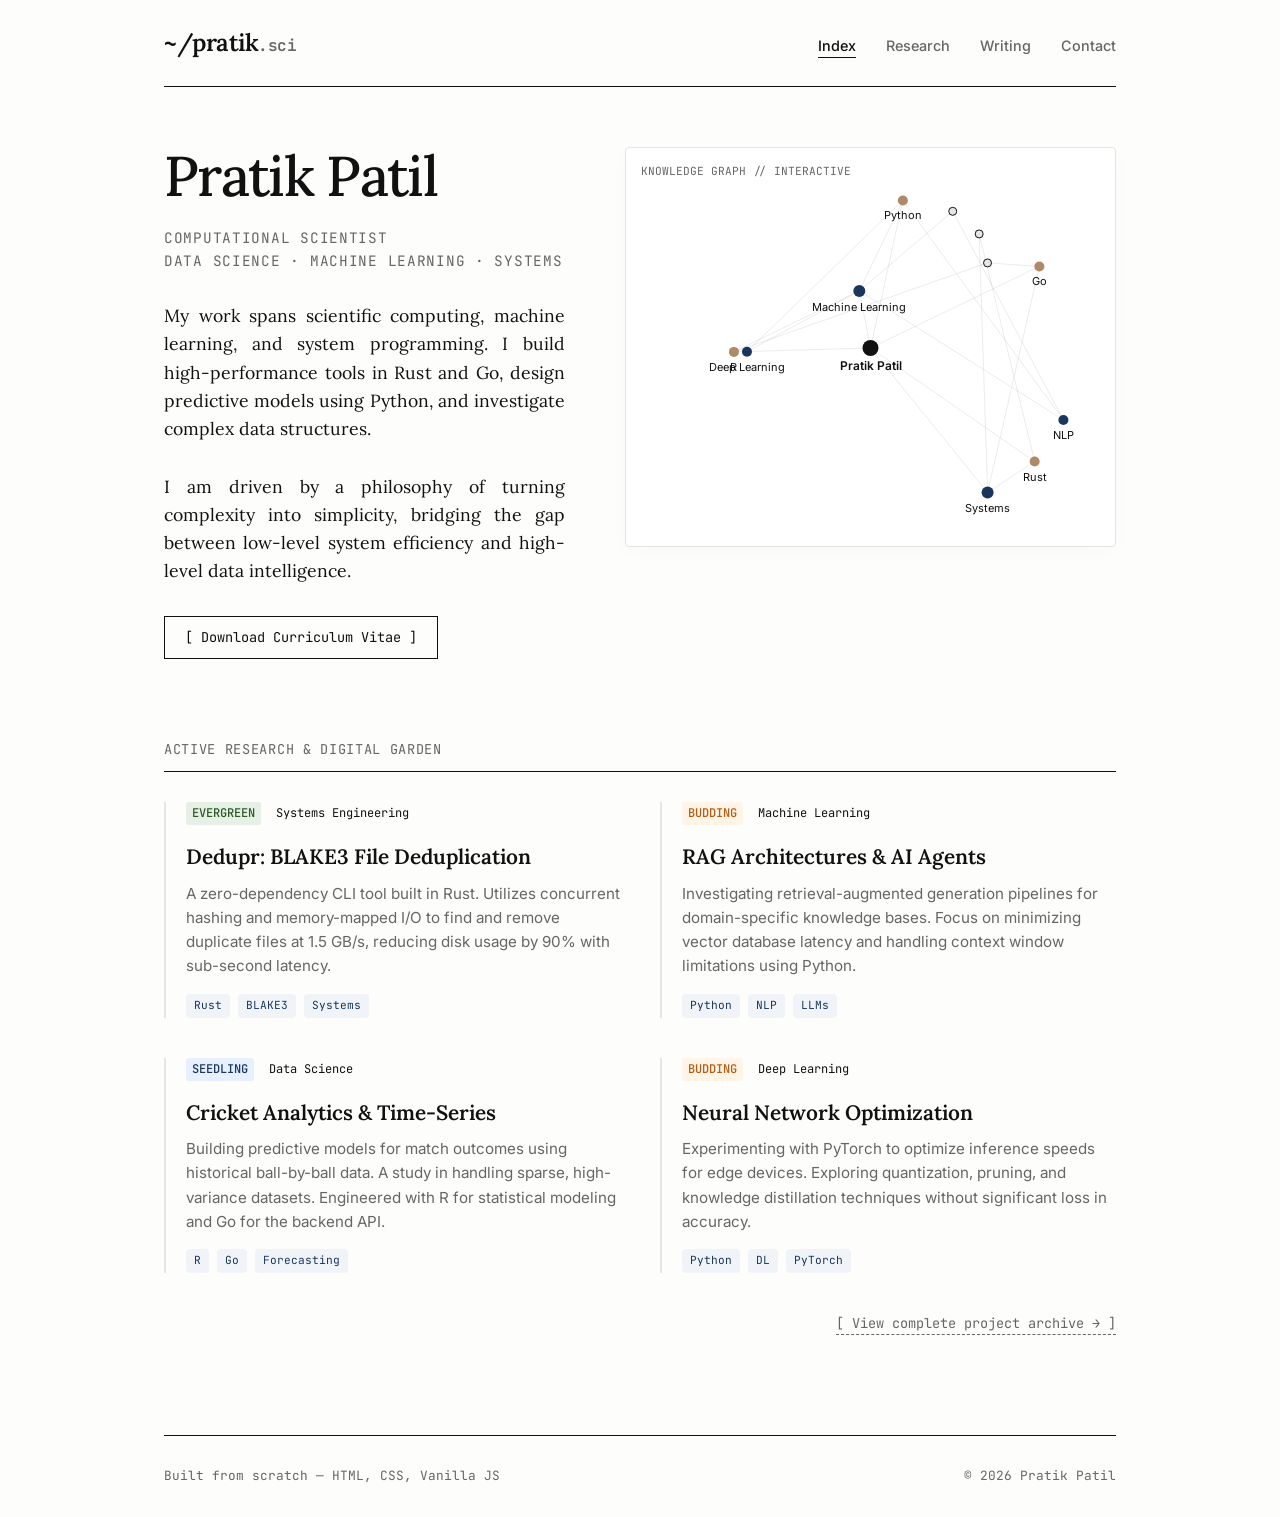
<file: index.html>
<!DOCTYPE html>
<html lang="en">
<head>
    <meta charset="utf-8">
    <meta name="viewport" content="width=device-width, initial-scale=1">
    <title>Pratik Patil | Computational Scientist</title>
    <meta name="description" content="Independent computational scientist, data scientist, and systems engineer.">
    
    <!-- Scientific Modernism Typography -->
    <link rel="preconnect" href="https://fonts.googleapis.com">
    <link rel="preconnect" href="https://fonts.gstatic.com" crossorigin>
    <link href="https://fonts.googleapis.com/css2?family=Inter:wght@400;500;600&family=Lora:ital,wght@0,400;0,500;0,600;1,400&family=JetBrains+Mono:wght@400;500&display=swap" rel="stylesheet">

    <!-- Link to External CSS -->
    <link rel="stylesheet" href="style.css">
</head>
<body>

    <div class="wrap">
        <!-- HEADER -->
        <header class="site">
            <a href="index.html" class="brand">~/pratik<span>.sci</span></a>
            <nav class="primary">
                <a href="index.html" class="active">Index</a>
                <a href="research.html">Research</a>
                <a href="writing.html">Writing</a>
                <a href="contactus.html">Contact</a>
            </nav>
        </header>

        <!-- MAIN HERO -->
        <main class="hero-grid">
            <!-- LEFT: SCIENTIFIC IDENTITY -->
            <div class="hero-left">
                <h1>Pratik Patil</h1>
                <div class="role">
                    Computational Scientist<br>
                    Data Science · Machine Learning · Systems
                </div>
                <p>
                    My work spans scientific computing, machine learning, and system programming. I build high-performance tools in Rust and Go, design predictive models using Python, and investigate complex data structures. 
                </p>
                <p>
                    I am driven by a philosophy of turning complexity into simplicity, bridging the gap between low-level system efficiency and high-level data intelligence.
                </p>
                <a href="PratikPatilResume.pdf" download class="btn-cv">[ Download Curriculum Vitae ]</a>
            </div>

            <!-- RIGHT: THE INTERACTIVE KNOWLEDGE GRAPH -->
            <div class="hero-right">
                <div class="graph-container">
                    <div class="graph-label">Knowledge Graph // Interactive</div>
                    <canvas id="graphCanvas"></canvas>
                </div>
            </div>
        </main>

        <!-- SECTION: DIGITAL GARDEN -->
        <div class="section-header">Active Research & Digital Garden</div>
        <div class="garden-grid">
            
            <!-- NOTE 1 -->
            <div class="note-card">
                <div class="note-meta">
                    <span class="status status-evergreen">Evergreen</span>
                    <span>Systems Engineering</span>
                </div>
                <a href="dedupr.html" class="note-title">Dedupr: BLAKE3 File Deduplication</a>
                <p class="note-desc">
                    A zero-dependency CLI tool built in Rust. Utilizes concurrent hashing and memory-mapped I/O to find and remove duplicate files at 1.5 GB/s, reducing disk usage by 90% with sub-second latency.
                </p>
                <div class="tech-tags">
                    <span class="tech-tag">Rust</span>
                    <span class="tech-tag">BLAKE3</span>
                    <span class="tech-tag">Systems</span>
                </div>
            </div>

            <!-- NOTE 2 -->
            <div class="note-card">
                <div class="note-meta">
                    <span class="status status-budding">Budding</span>
                    <span>Machine Learning</span>
                </div>
                <a href="#" class="note-title">RAG Architectures & AI Agents</a>
                <p class="note-desc">
                    Investigating retrieval-augmented generation pipelines for domain-specific knowledge bases. Focus on minimizing vector database latency and handling context window limitations using Python.
                </p>
                <div class="tech-tags">
                    <span class="tech-tag">Python</span>
                    <span class="tech-tag">NLP</span>
                    <span class="tech-tag">LLMs</span>
                </div>
            </div>

            <!-- NOTE 3 -->
            <div class="note-card">
                <div class="note-meta">
                    <span class="status status-seedling">Seedling</span>
                    <span>Data Science</span>
                </div>
                <a href="#" class="note-title">Cricket Analytics & Time-Series</a>
                <p class="note-desc">
                    Building predictive models for match outcomes using historical ball-by-ball data. A study in handling sparse, high-variance datasets. Engineered with R for statistical modeling and Go for the backend API.
                </p>
                <div class="tech-tags">
                    <span class="tech-tag">R</span>
                    <span class="tech-tag">Go</span>
                    <span class="tech-tag">Forecasting</span>
                </div>
            </div>

            <!-- NOTE 4 -->
            <div class="note-card">
                <div class="note-meta">
                    <span class="status status-budding">Budding</span>
                    <span>Deep Learning</span>
                </div>
                <a href="#" class="note-title">Neural Network Optimization</a>
                <p class="note-desc">
                    Experimenting with PyTorch to optimize inference speeds for edge devices. Exploring quantization, pruning, and knowledge distillation techniques without significant loss in accuracy.
                </p>
                <div class="tech-tags">
                    <span class="tech-tag">Python</span>
                    <span class="tech-tag">DL</span>
                    <span class="tech-tag">PyTorch</span>
                </div>
            </div>

        </div> <!-- END OF GARDEN-GRID -->

        <!-- FULL ARCHIVE LINK -->
        <div style="margin-top: 40px; text-align: right; font-family: var(--font-mono); font-size: 0.85rem;">
            <a href="projects.html" style="color: var(--text-muted); text-decoration: none; border-bottom: 1px dashed var(--text-muted); padding-bottom: 2px; transition: all 0.2s;">
                [ View complete project archive → ]
            </a>
        </div>

    </div> <!-- END OF MAIN WRAP -->

    <div class="wrap">
        <footer>
            <span>Built from scratch — HTML, CSS, Vanilla JS</span>
            <span>&copy; 2026 Pratik Patil</span>
        </footer>
    </div>

    <!-- Load the separate JS file -->
    <script src="graph.js"></script>
</body>
</html>
</file>
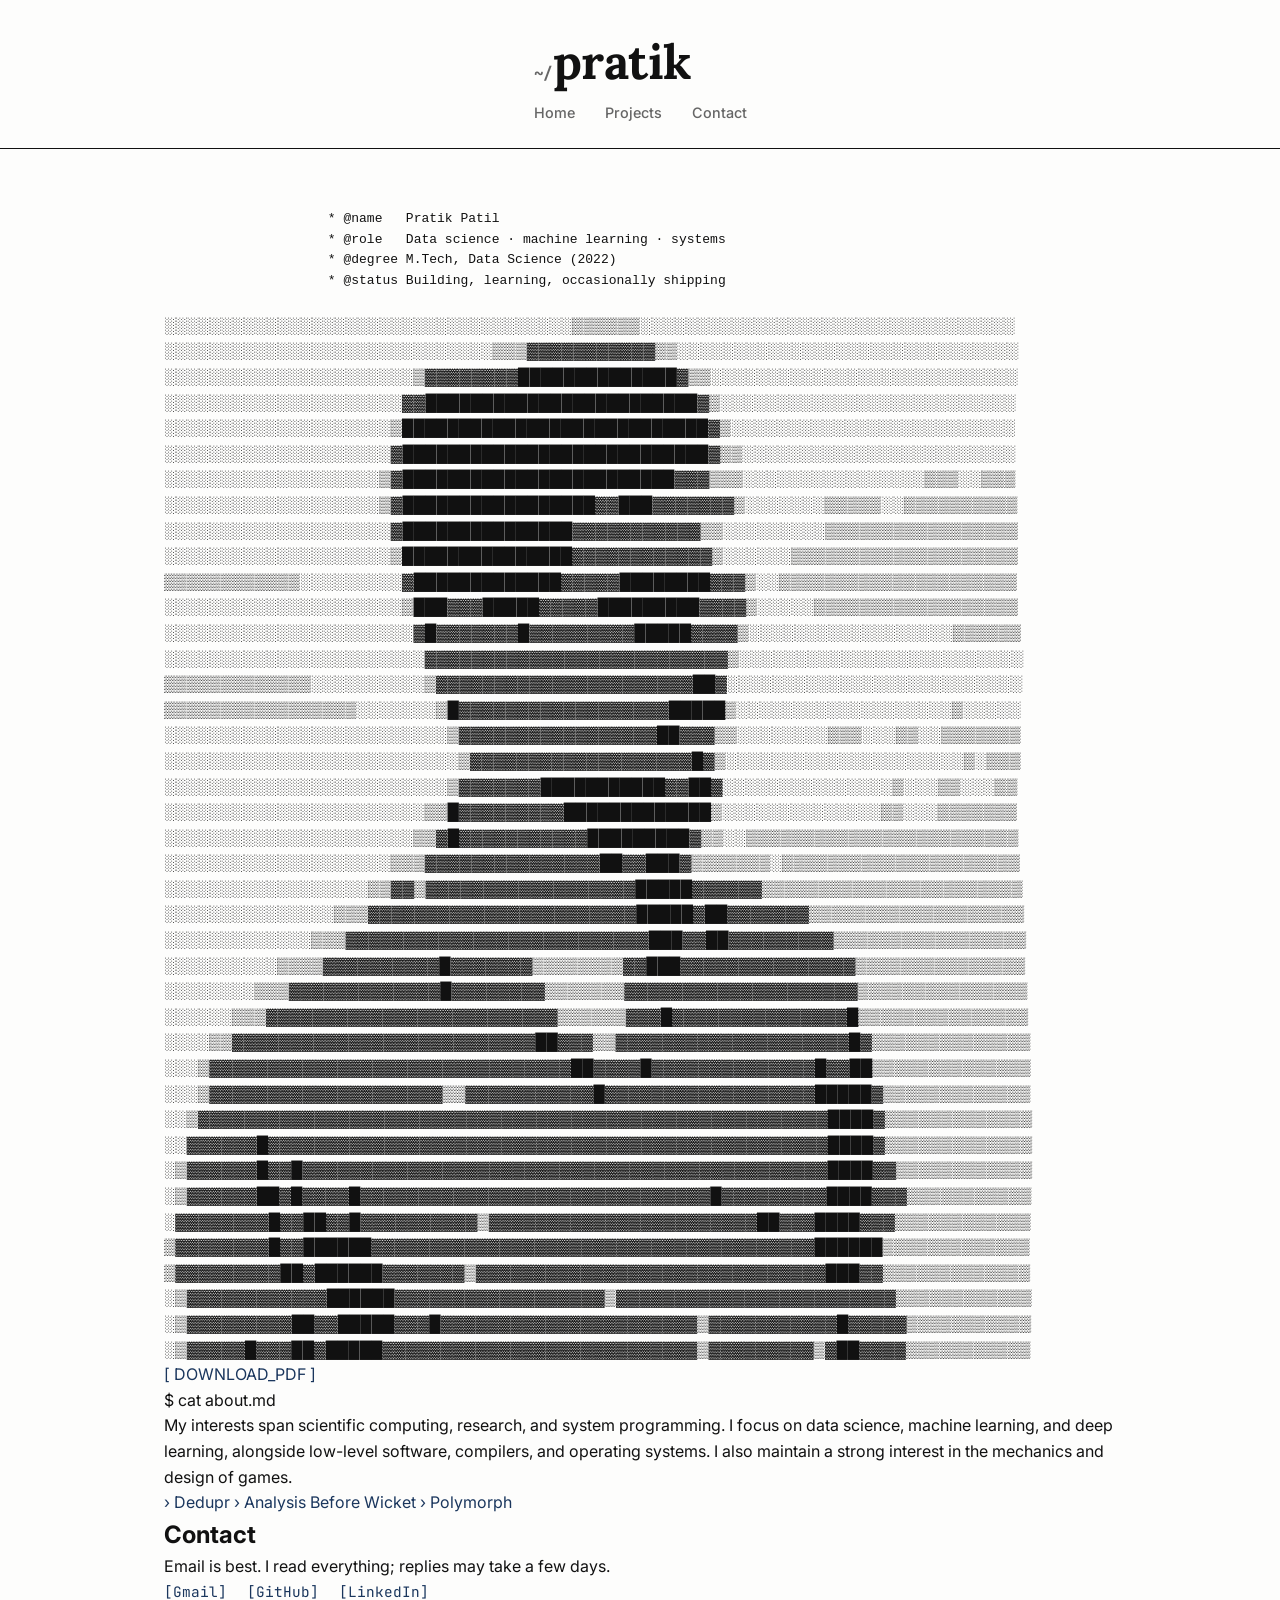
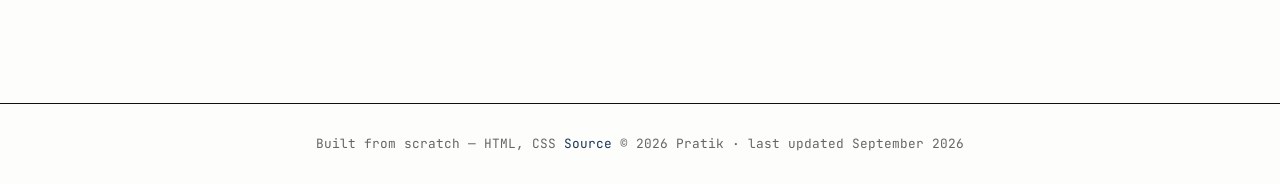
<file: Index.html>
<!DOCTYPE html>
<html lang="en">
<head>
    <meta charset="utf-8">
    <meta name="viewport" content="width=device-width, initial-scale=1">
    <meta name="description" content="Personal technical site of Pratik.">
    <title>Pratik Patil</title>
    <link rel="stylesheet" href="style.css">		
</head>

<body>
    <header class="site">
        <div class="wrap">
            <a class="brand" href="index.html">
                <h1><span class="prompt-symbol">~/</span>pratik</h1>
            </a>				
            
            <nav class="primary">
                <a href="Index.html" aria-current="page">Home</a>
                <a href="projects.html">Projects</a>
<!--            <a href="research.html">Research</a> 		-->
                <a href="#contact">Contact</a>
            </nav>
        </div>
    </header>
        
    <main>    				
        <div class="wrap">
            <!-- HERO -->
            <section class="hero">
                <pre class="doc">
                    <span class="tok-punct"> * </span><span class="tok-tag">@name</span>   <span class="tok-str">Pratik Patil</span>
                    <span class="tok-punct"> * </span><span class="tok-tag">@role</span>   <span class="tok-str">Data science · machine learning · systems</span>
                    <span class="tok-punct"> * </span><span class="tok-tag">@degree</span> <span class="tok-str">M.Tech, Data Science (2022)</span>
                    <span class="tok-punct"> * </span><span class="tok-tag">@status</span> <span class="tok-str">Building, learning, occasionally shipping</span>
                </pre>
                
                <!-- RIGHT SIDE: ASCII Image + Resume Button -->
                <div class="right-side">
                    <div class="ascii-face">
                        <div class="ascii-placeholder">░░░░░░░░░░░░░░░░░░░░░░░░░░░░░░░░░░░░▒▒▒▒▒▒░░░░░░░░░░░░░░░░░░░░░░░░░░░░░░░░░
░░░░░░░░░░░░░░░░░░░░░░░░░░░░░▒▒▒▓▓▓▓▓▓▓▓▓▓▓▒▒░░░░░░░░░░░░░░░░░░░░░░░░░░░░░░
░░░░░░░░░░░░░░░░░░░░░░▒▓▓▓▓▓▓▓▓██████████████▓▒▒░░░░░░░░░░░░░░░░░░░░░░░░░░░
░░░░░░░░░░░░░░░░░░░░░▓▓████████████████████████▓▒░░░░░░░░░░░░░░░░░░░░░░░░░░
░░░░░░░░░░░░░░░░░░░░▒███████████████████████████▓▒░░░░░░░░░░░░░░░░░░░░░░░░░
░░░░░░░░░░░░░░░░░░░░▓███████████████████████████▓▒▒░░░░░░░░░░░░░░░░░░░░░░░░
░░░░░░░░░░░░░░░░░░░▒▓████████████████████████▓▓▓▒▒▒░░░░░░░░░░░░░░░░▒▒▒░░▒▒▒
░░░░░░░░░░░░░░░░░░░▒▓█████████████████▓▓███▓▓▓▓▓▓▓▒░░░░░░░▒▒▒▒▒░░▒▒▒▒▒▒▒▒▒▒
░░░░░░░░░░░░░░░░░░░░▓███████████████▓▓▓▓▓▓▓▓▓▓▓▒▒░░░░░░░░░▒▒▒▒▒▒▒▒▒▒▒▒▒▒▒▒▒
░░░░░░░░░░░░░░░░░░░░▒███████████████▓▓▓▓▓▓▓▓▓▓▓▓▒░░░░░░▒▒▒▒▒▒▒▒▒▒▒▒▒▒▒▒▒▒▒▒
▒▒▒▒▒▒▒▒▒▒▒▒░░░░░░░░░▓█████████████▓▓▓▓▓████████▓▓▓▒░░▒▒▒▒▒▒▒▒▒▒▒▒▒▒▒▒▒▒▒▒▒
░░░░░░░░░░░░░░░░░░░░░▒███▓▓▓█████▓▓▓▓▓█████████▓▓▓▓▒░░░░░▒▒▒▒▒▒▒▒▒▒▒▒▒▒▒▒▒▒
░░░░░░░░░░░░░░░░░░░░░░▓█▓▓▓▓▓▓▓█▓▓▓▓▓▓▓▓▓█████▓▓▓▓▒░░░░░░░░░░░░░░░░░░▒▒▒▒▒▒
░░░░░░░░░░░░░░░░░░░░░░░▓▓▓▓▓▓▓▓▓▓▓▓▓▓▓▓▓▓▓▓▓▓▓▓▓▓▒░░░░░░░░░░░░░░░░░░░░░░░░░
▒▒▒▒▒▒▒▒▒▒▒▒▒░░░░░░░░░░▒▓▓▓▓▓▓▓▓▓▓▓▓▓▓▓▓▓▓▓▓▓▓██▓░░░░░░░░░░░░░░░░░░░░░░░░░░
▒▒▒▒▒▒▒▒▒▒▒▒▒▒▒▒▒░░░░░░░▒█▓▓▓▓▓▓▓▓▓▓▓▓▓▓▓▓▓▓█████▒░░░░░░░░░░░░░░░░░░░▒░░░░░
░░░░░░░░░░░░░░░░░░░░░░░░░▒▓▓▓▓▓▓▓▓▓▓▓▓▓▓▓▓▓██▓▓▓▒▒░░░░░░░░▒▒▒░░░▒▒░░▒▒▒▒▒▒▒
░░░░░░░░░░░░░░░░░░░░░░░░░░▒▓▓▓▓▓▓▓▓▓▓▓▓▓▓▓▓▓▓▓█▓▒░░░░░░░░░░░░░░░░░░░░░▒░▒▒▒
░░░░░░░░░░░░░░░░░░░░░░░░░▒▓▓▓▓▓▓▓███████████▓▓██▓░░░░░░░░░░░░░░░▒░░░▒▒░░░▒▒
░░░░░░░░░░░░░░░░░░░░░░░▒▒█▓▓▓▓▓▓▓▓▓█████████████▒░░░░░░░░░░░░░░▒▒░░░▒▒▒▒▒▒▒
░░░░░░░░░░░░░░░░░░░░░░▒▒▓█▓▓▓▓▓▓▓▓▓▓▓█████████▓▒▒░░▒▒▒▒▒▒▒▒▒▒▒▒▒▒▒▒▒▒▒▒▒▒▒▒
░░░░░░░░░░░░░░░░░░░░▒▒▒▓▓▓▓▓▓▓▓▓▓▓▓▓▓▓██▓▓███▓▒▒▒▒▒▒▒░▒▒▒▒▒▒▒▒▒▒▒▒▒▒▒▒▒▒▒▒▒
░░░░░░░░░░░░░░░░░░▒▒▓▓▒▓▓▓▓▓▓▓▓▓▓▓▓▓▓▓▓▓▓█████▓▓▓▓▓▓▒▒▒▒▒▒▒▒▒▒▒▒▒▒▒▒▒▒▒▒▒▒▒
░░░░░░░░░░░░░░░▒▒▒▓▓▓▓▓▓▓▓▓▓▓▓▓▓▓▓▓▓▓▓▓▓▓█████▓██▓▓▓▓▓▓▓▒▒▒▒▒▒▒▒▒▒▒▒▒▒▒▒▒▒▒
░░░░░░░░░░░░░▒▒▒▓▓▓▓▓▓▓▓▓▓▓▓▓▓▓▓▓▓▓▓▓▓▓▓▓▓███▓▓██▓▓▓▓▓▓▓▓▓▒▒▒▒▒▒▒▒▒▒▒▒▒▒▒▒▒
░░░░░░░░░░▒▒▒▒▓▓▓▓▓▓▓▓▓▓█▓▓▓▓▓▓▓▒▒▒▒▒▒▒▒▓▓███▓▓▓▓▓▓▓▓▓▓▓▓▓▓▓▒▒▒▒▒▒▒▒▒▒▒▒▒▒▒
░░░░░░░░▒▒▒▓▓▓▓▓▓▓▓▓▓▓▓▓█▓▓▓▓▓▓▓▓▒▒▒▒▒▒▒▓▓▓▓▓▓▓▓▓▓▓▓▓▓▓▓▓▓▓▓▒▒▒▒▒▒▒▒▒▒▒▒▒▒▒
░░░░░░▒▒▒▓▓▓▓▓▓▓▓▓▓▓▓▓▓▓▓▓▓▓▓▓▓▓▓▓▒▒▒▒▒▒▓▓▓█▓▓▓▓▓▓▓▓▓▓▓▓▓▓▓█▒▒▒▒▒▒▒▒▒▒▒▒▒▒▒
░░░░▒▒▓▓▓▓▓▓▓▓▓▓▓▓▓▓▓▓▓▓▓▓▓▓▓▓▓▓██▓▓▓▒▒▓▓▓▓▓▓▓▓▓▓▓▓▓▓▓▓▓▓▓▓█▓▒▒▒▒▒▒▒▒▒▒▒▒▒▒
░░░▒▓▓▓▓▓▓▓▓▓▓▓▓▓▓▓▓▓▓▓▓▓▓▓▓▓▓▓▓▓▓▓██▓▓▓▓█▓▓▓▓▓▓▓▓▓▓▓▓▓▓█▓▓██▒▒▒▒▒▒▒▒▒▒▒▒▒▒
░░░▒▓▓▓▓▓▓▓▓▓▓▓▓▓▓▓▓▓▓▓▓▒▒▓▓▓▓▓▓▓▓▓▓▓█▓▓▓▓▓▓▓▓▓▓▓▓▓▓▓▓▓▓█████▓▒▒▒▒▒▒▒▒▒▒▒▒▒
░░▒▓▓▓▓▓▓▓▓▓▓▓▓▓▓▓▓▓▓▓▓▓▓▓▓▓▓▓▓▓▓▓▓▓▓▓▓▓▓▓▓▓▓▓▓▓▓▓▓▓▓▓▓▓▓████▓▒▒▒▒▒▒▒▒▒▒▒▒▒
░░▓▓▓▓▓▓█▓▓▓▓▓▓▓▓▓▓▓▓▓▓▓▓▓▓▓▓▓▓▓▓▓▓▓▓▓▓▓▓▓▓▓▓▓▓▓▓▓▓▓▓▓▓▓▓████▓▒▒▒▒▒▒▒▒▒▒▒▒▒
░▒▓▓▓▓▓▓█▓▓█▓▓▓▓▓▓▓▓▓▓▓▓▓▓▓▓▓▓▓▓▓▓▓▓▓▓▓▓▓▓▓▓▓▓▓▓▓▓▓▓▓▓▓▓▓████▓▓▒▒▒▒▒▒▒▒▒▒▒▒
░▒▓▓▓▓▓▓██▓█▓▓▓▓█▓▓▓▓▓▓▓▓▓▓▓▓▓▓▓▓▓▓▓▓▓▓▓▓▓▓▓▓▓▓█▓▓▓▓▓▓▓▓▓████▓▓▓▒▒▒▒▒▒▒▒▒▒▒
░▓▓▓▓▓▓▓▓█▓▓██▓▓█▓▓▓▓▓▓▓▓▓▓▒▓▓▓▓▓▓▓▓▓▓▓▓▓▓▓▓▓▓▓▓▓▓▓██▓▓▓████▓▓▓▒▒▒▒▒▒▒▒▒▒▒▒
▒▓▓▓▓▓▓▓▓█▓▓██████▓▓▓▓▓▓▓▓▓▓▓▓▓▓▓▓▓▓▓▓▓▓▓▓▓▓▓▓▓▓▓▓▓▓▓▓▓▓██████▒▒▒▒▒▒▒▒▒▒▒▒▒
▒▓▓▓▓▓▓▓▓▓██▓██████▓▓▓▓▓▓▓▒▓▓▓▓▓▓▓▓▓▓▓▓▓▓▓▓▓▓▓▓▓▓▓▓▓▓▓▓▓▓███▓▓▒▒▒▒▒▒▒▒▒▒▒▒▒
░▒▓▓▓▓▓▓▓▓▓▓▓▓██████▓▓▓▓▓▓▓▓▓▓▓▓▓▓▓▓▓▓▒▓▓▓▓▓▓▓▓▓▓▓▓▓▓▓▓▓▓▓▓▓▓▓▓▒▒▒▒▒▒▒▒▒▒▒▒
░▒▓▓▓▓▓▓▓▓▓██▓▓█████▓▓▓█▓▓▓▓▓▓▓▓▓▓▓▓▓▓▓▓▓▓▓▓▓▓▒▓▓▓▓▓▓▓▓▓▓▓█▓▓▓▓▓▒▒▒▒▒▒▒▒▒▒▒
░▒▓▓▓▓▓█▓▓▓██▓█████▓▓▓▓▓▓▓▓▓▓▓▓▓▓▓▓▓▓▓▓▓▓▓▓▓▓▓▒▓▓▓▓▓▓▓▓▓▒▓██▓▓▓▓▒▒▒▒▒▒▒▒▒▒▒</div>
                    </div>
                    
                    <!-- RESUME DOWNLOAD BUTTON -->
                    <a href="resume.pdf" download class="resume-btn">[ DOWNLOAD_PDF ]</a>
                </div>	
            </section>

            <!-- ABOUT SECTION -->
            <section class="about-section">
                <div class="terminal-command">
                    <span class="prompt">$</span> cat about.md
                </div>
                <p class="lede">My interests span scientific computing, research, and system programming. I focus on data science, machine learning, and deep learning, alongside low-level software, compilers, and operating systems. I also maintain a strong interest in the mechanics and design of games.</p>	  		 
            </section>
                
            <!-- PROJECTS -->
            <section class="section" id="projects">
                <nav class="command-list">
                    <a href="#">› Dedupr</a>
                    <a href="#">› Analysis Before Wicket</a>
                    <a href="#">› Polymorph</a>
                </nav>
            </section>

            <!-- CONTACT -->	
            <section class="section" id="contact">
                <div class="contact-strip">
                    <h2>Contact</h2>
                    <p>Email is best. I read everything; replies may take a few days.</p>
                    <div class="contact-links">
                        <a href="mailto:pp8982patil@gmail.com">[Gmail]</a>
                        <a href="https://github.com/Prat13k">[GitHub]</a>
                        <a href="https://linkedin.com/in/Prat13k">[LinkedIn]</a>
                    </div>
                </div>
            </section>
        </div>
    </main>			
        
    <footer class="site">
        <div class="wrap">
            <span>Built from scratch — HTML, CSS <a href="link to github repo">Source</a></span>
            <span>&copy; 2026 Pratik · last updated September 2026</span>
        </div>
    </footer>	
</body>
</html>
</file>
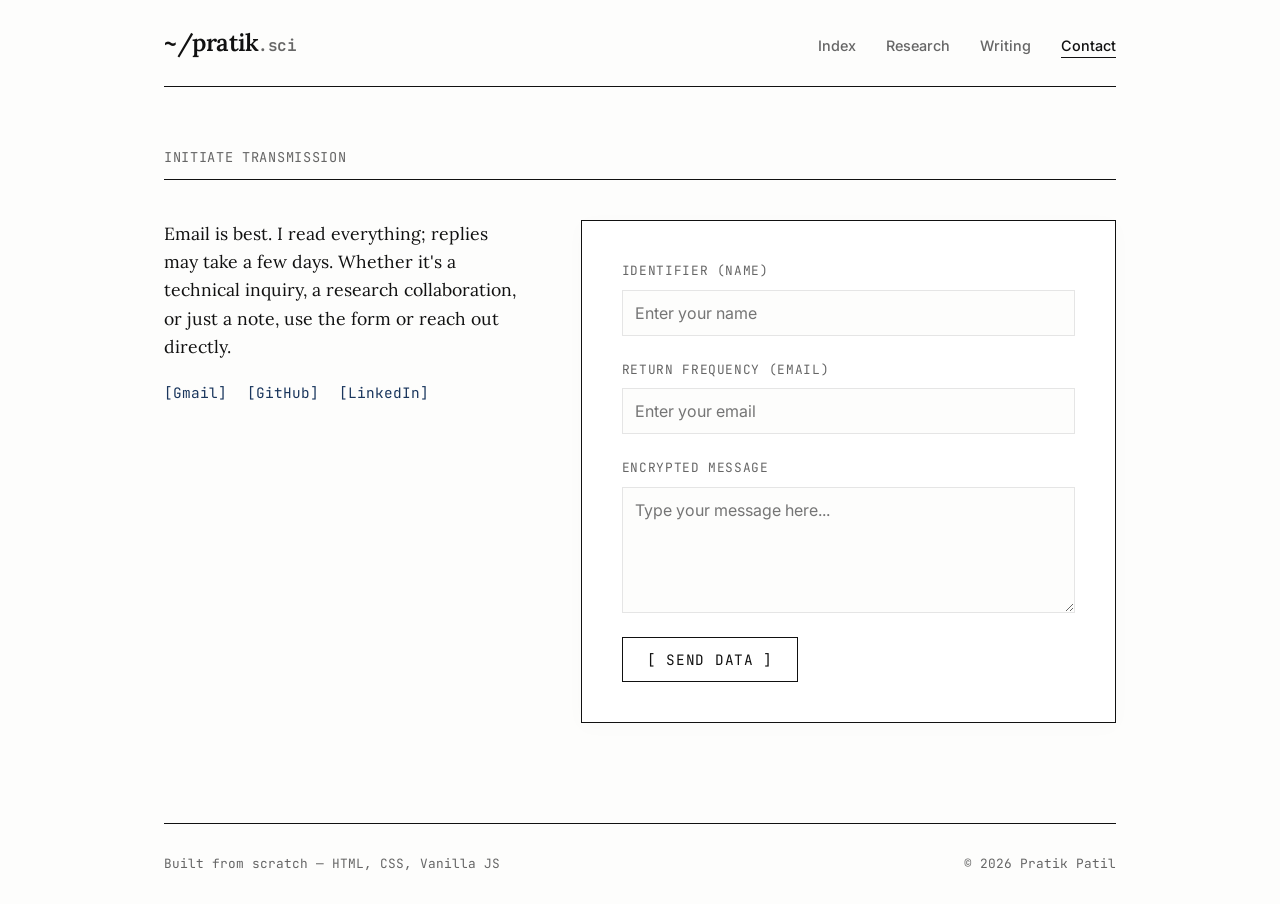
<file: contactus.html>
<!DOCTYPE html>
<html lang="en">
<head>
    <meta charset="utf-8">
    <meta name="viewport" content="width=device-width, initial-scale=1">
    <title>Contact | Pratik Patil</title>
    <link rel="preconnect" href="https://fonts.googleapis.com">
    <link rel="preconnect" href="https://fonts.gstatic.com" crossorigin>
    <link href="https://fonts.googleapis.com/css2?family=Inter:wght@400;500;600&family=Lora:ital,wght@0,400;0,500;0,600;1,400&family=JetBrains+Mono:wght@400;500&display=swap" rel="stylesheet">
    <link rel="stylesheet" href="style.css">
</head>
<body>
    <div class="wrap">
        <header class="site">
            <a href="index.html" class="brand">~/pratik<span>.sci</span></a>
            <nav class="primary">
                <a href="index.html">Index</a>
                <a href="research.html">Research</a>
                <a href="writing.html">Writing</a>
                <a href="contactus.html" class="active">Contact</a>
            </nav>
        </header>

        <main>
            <div class="section-header" style="margin-top: 0;">Initiate Transmission</div>
            
            <div class="contact-layout">
                <div class="contact-info">
                    <p class="contact-text">
                        Email is best. I read everything; replies may take a few days. Whether it's a technical inquiry, a research collaboration, or just a note, use the form or reach out directly.
                    </p>
                    <div class="contact-links" style="margin-top: 20px;">
                        <a href="mailto:pp8982patil@gmail.com">[Gmail]</a>
                        <a href="https://github.com/Prat13k">[GitHub]</a>
                        <a href="https://linkedin.com/in/Prat13k">[LinkedIn]</a>
                    </div>
                </div>

                <div class="contact-form-container">
                    <!-- REPLACE 'YOUR_FORM_ID' WITH YOUR ACTUAL FORMSPREE ID -->
                    <form action="https://formspree.io/f/YOUR_FORM_ID" method="POST" class="sci-form">
                        
                        <div class="form-group">
                            <label for="name">IDENTIFIER (Name)</label>
                            <input type="text" id="name" name="name" placeholder="Enter your name" required>
                        </div>

                        <div class="form-group">
                            <label for="email">RETURN FREQUENCY (Email)</label>
                            <input type="email" id="email" name="email" placeholder="Enter your email" required>
                        </div>

                        <div class="form-group">
                            <label for="message">ENCRYPTED MESSAGE</label>
                            <textarea id="message" name="message" rows="5" placeholder="Type your message here..." required></textarea>
                        </div>

                        <button type="submit" class="btn-submit">[ Send Data ]</button>
                    </form>
                </div>
            </div>
        </main>

        <footer>
            <span>Built from scratch — HTML, CSS, Vanilla JS</span>
            <span>&copy; 2026 Pratik Patil</span>
        </footer>
    </div>
</body>
</html>
</file>
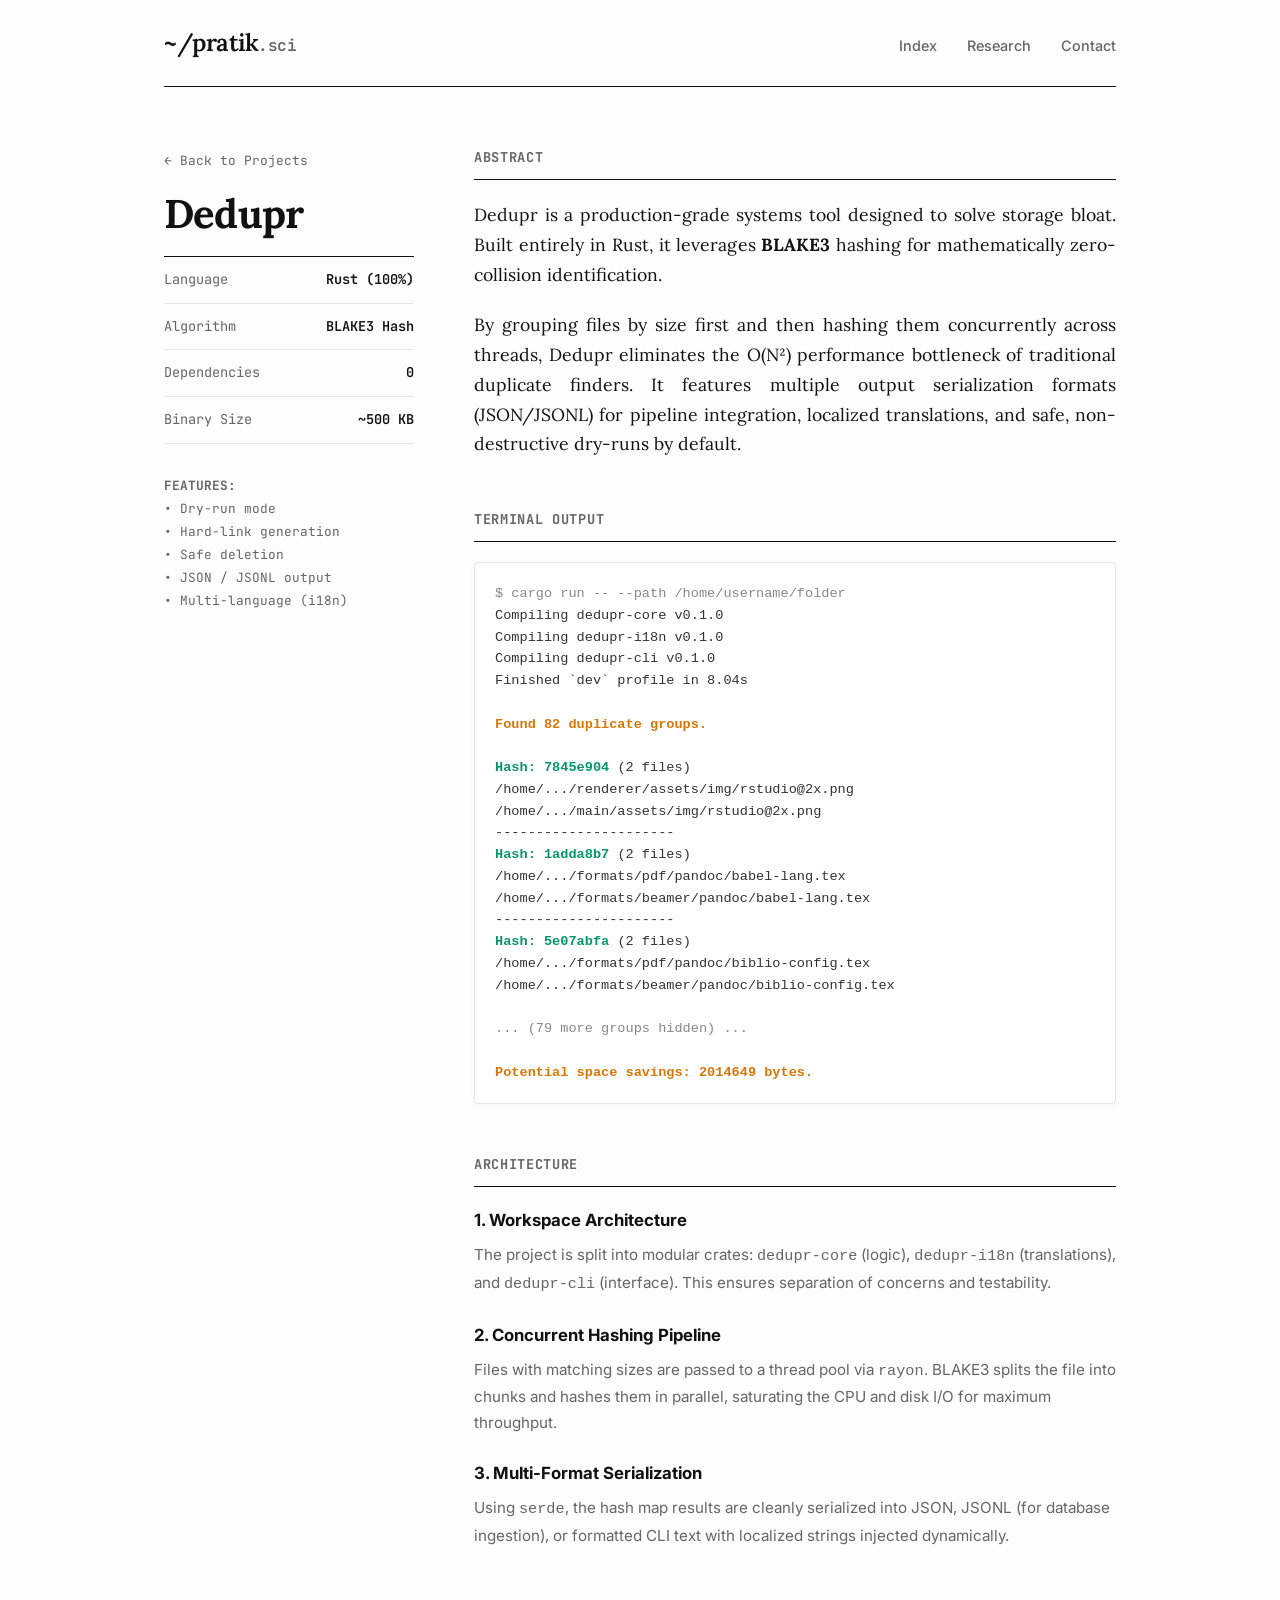
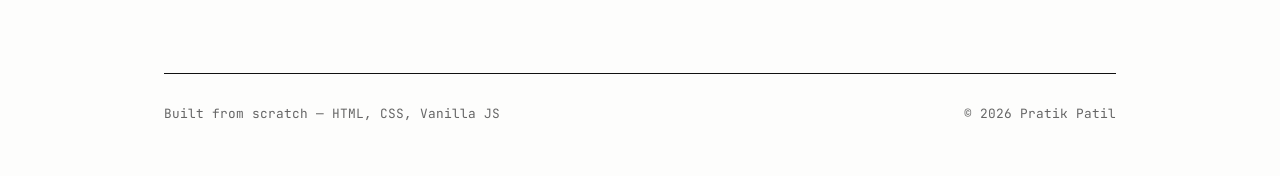
<file: dedupr.html>
<!DOCTYPE html>
<html lang="en">
<head>
    <meta charset="utf-8">
    <meta name="viewport" content="width=device-width, initial-scale=1">
    <title>Dedupr | Case Study</title>
    <meta name="description" content="Case study: A zero-dependency Rust CLI that finds and removes duplicate files instantly using BLAKE3 hashing.">
    
    <!-- Scientific Modernism Typography -->
    <link rel="preconnect" href="https://fonts.googleapis.com">
    <link rel="preconnect" href="https://fonts.gstatic.com" crossorigin>
    <link href="https://fonts.googleapis.com/css2?family=Inter:wght@400;500;600&family=Lora:ital,wght@0,400;0,500;0,600;1,400&family=JetBrains+Mono:wght@400;500&display=swap" rel="stylesheet">

    <link rel="stylesheet" href="style.css">
</head>
<body>

    <div class="wrap">
        <!-- HEADER -->
        <header class="site">
            <a href="index.html" class="brand">~/pratik<span>.sci</span></a>
            <nav class="primary">
                <a href="index.html">Index</a>
                <a href="research.html">Research</a>
                <a href="contactus.html">Contact</a>
            </nav>
        </header>

        <!-- MAIN CONTENT -->
        <main class="case-study-layout">
            
            <!-- LEFT SIDEBAR: METADATA -->
            <aside class="project-sidebar">
                <a href="projects.html" class="back-link">← Back to Projects</a>
                <h1 class="project-title">Dedupr</h1>
                
                <div class="meta-list">
                    <div class="meta-item">
                        <span class="meta-label">Language</span>
                        <span class="meta-value">Rust (100%)</span>
                    </div>
                    <div class="meta-item">
                        <span class="meta-label">Algorithm</span>
                        <span class="meta-value">BLAKE3 Hash</span>
                    </div>
                    <div class="meta-item">
                        <span class="meta-label">Dependencies</span>
                        <span class="meta-value">0</span>
                    </div>
                    <div class="meta-item">
                        <span class="meta-label">Binary Size</span>
                        <span class="meta-value">~500 KB</span>
                    </div>
                </div>

                <div style="font-family: var(--font-mono); font-size: 0.8rem; line-height: 1.8; color: var(--text-muted);">
                    <strong>FEATURES:</strong><br>
                    • Dry-run mode<br>
                    • Hard-link generation<br>
                    • Safe deletion<br>
                    • JSON / JSONL output<br>
                    • Multi-language (i18n)
                </div>
            </aside>

            <!-- RIGHT CONTENT -->
            <article class="project-content">
                
                <h2>Abstract</h2>
                <p>
                    Dedupr is a production-grade systems tool designed to solve storage bloat. Built entirely in Rust, it leverages <strong>BLAKE3</strong> hashing for mathematically zero-collision identification.
                </p>
                <p>
                    By grouping files by size first and then hashing them concurrently across threads, Dedupr eliminates the O(N²) performance bottleneck of traditional duplicate finders. It features multiple output serialization formats (JSON/JSONL) for pipeline integration, localized translations, and safe, non-destructive dry-runs by default.
                </p>

                <h2>Terminal Output</h2>
                <div class="code-block">
<pre>
<span style="color: #888;">$ cargo run -- --path /home/username/folder</span>
Compiling dedupr-core v0.1.0
Compiling dedupr-i18n v0.1.0
Compiling dedupr-cli v0.1.0
Finished `dev` profile in 8.04s

<span style="color: #d97706; font-weight: bold;">Found ⁨82⁩ duplicate groups.</span>

<span style="color: #059669; font-weight: bold;">Hash: 7845e904</span> (2 files)
/home/.../renderer/assets/img/rstudio@2x.png
/home/.../main/assets/img/rstudio@2x.png
----------------------
<span style="color: #059669; font-weight: bold;">Hash: 1adda8b7</span> (2 files)
/home/.../formats/pdf/pandoc/babel-lang.tex
/home/.../formats/beamer/pandoc/babel-lang.tex
----------------------
<span style="color: #059669; font-weight: bold;">Hash: 5e07abfa</span> (2 files)
/home/.../formats/pdf/pandoc/biblio-config.tex
/home/.../formats/beamer/pandoc/biblio-config.tex
	
<span style="color: #888;">... (79 more groups hidden) ...</span>

<span style="color: #d97706; font-weight: bold;">Potential space savings: ⁬2014649⁩ bytes.</span>
</pre>
                </div>

                <h2>Architecture</h2>
                
                <div class="arch-item">
                    <h3>1. Workspace Architecture</h3>
                    <p>The project is split into modular crates: <code>dedupr-core</code> (logic), <code>dedupr-i18n</code> (translations), and <code>dedupr-cli</code> (interface). This ensures separation of concerns and testability.</p>
                </div>
                
                <div class="arch-item">
                    <h3>2. Concurrent Hashing Pipeline</h3>
                    <p>Files with matching sizes are passed to a thread pool via <code>rayon</code>. BLAKE3 splits the file into chunks and hashes them in parallel, saturating the CPU and disk I/O for maximum throughput.</p>
                </div>
                
                <div class="arch-item">
                    <h3>3. Multi-Format Serialization</h3>
                    <p>Using <code>serde</code>, the hash map results are cleanly serialized into JSON, JSONL (for database ingestion), or formatted CLI text with localized strings injected dynamically.</p>
                </div>

            </article>
        </main>

        <!-- FOOTER -->
        <footer>
            <span>Built from scratch — HTML, CSS, Vanilla JS</span>
            <span>&copy; 2026 Pratik Patil</span>
        </footer>
    </div>

</body>
</html>
</file>
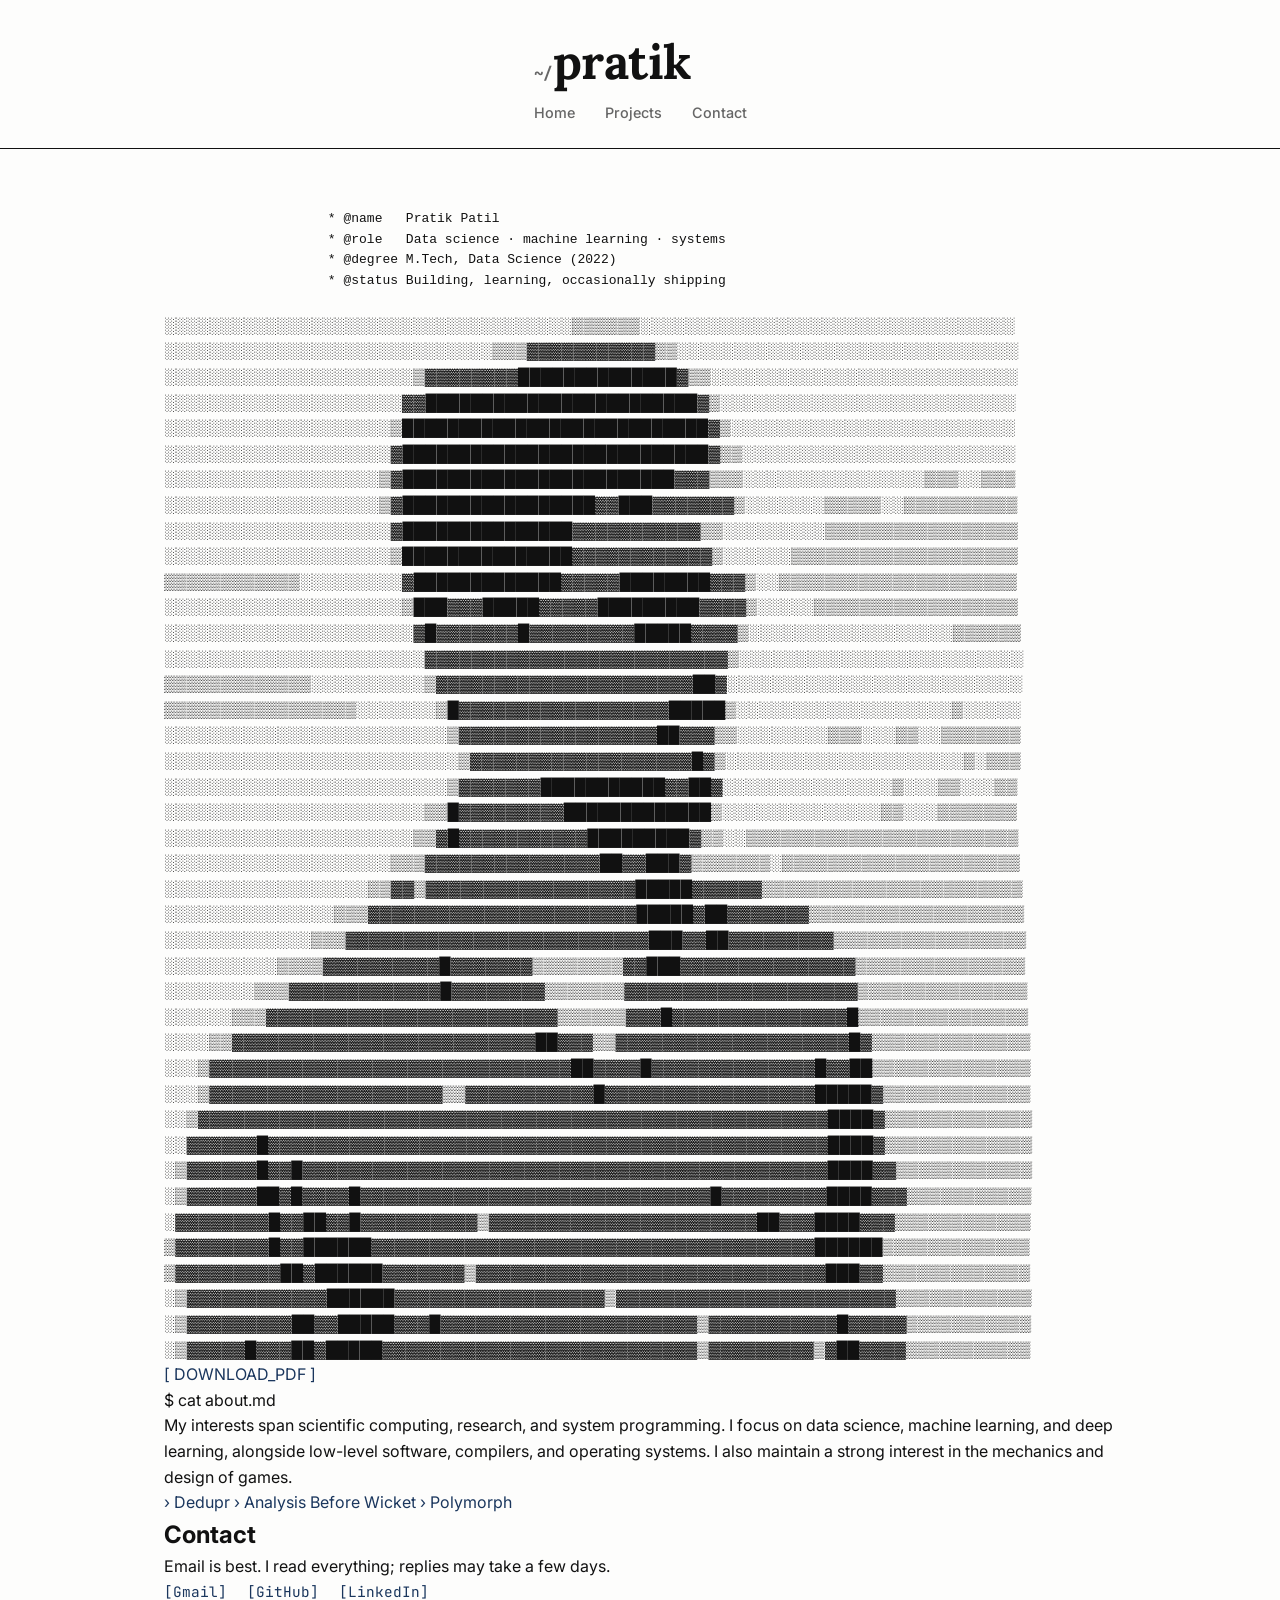
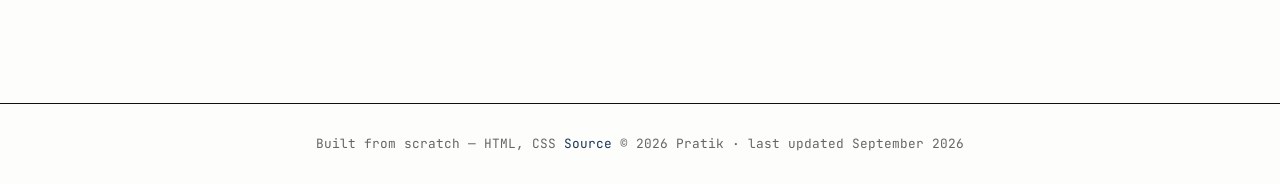
<file: home.html>
<!DOCTYPE html>
<html lang="en">
<head>
    <meta charset="utf-8">
    <meta name="viewport" content="width=device-width, initial-scale=1">
    <meta name="description" content="Personal technical site of Pratik.">
    <title>Pratik Patil</title>
    <link rel="stylesheet" href="style.css">		
</head>

<body>
    <header class="site">
        <div class="wrap">
            <a class="brand" href="index.html">
                <h1><span class="prompt-symbol">~/</span>pratik</h1>
            </a>				
            
            <nav class="primary">
                <a href="index.html" aria-current="page">Home</a>
                <a href="projects.html">Projects</a>
<!--            <a href="research.html">Research</a> 		-->
                <a href="#contact">Contact</a>
            </nav>
        </div>
    </header>
        
    <main>    				
        <div class="wrap">
            <!-- HERO -->
            <section class="hero">
                <pre class="doc">
                    <span class="tok-punct"> * </span><span class="tok-tag">@name</span>   <span class="tok-str">Pratik Patil</span>
                    <span class="tok-punct"> * </span><span class="tok-tag">@role</span>   <span class="tok-str">Data science · machine learning · systems</span>
                    <span class="tok-punct"> * </span><span class="tok-tag">@degree</span> <span class="tok-str">M.Tech, Data Science (2022)</span>
                    <span class="tok-punct"> * </span><span class="tok-tag">@status</span> <span class="tok-str">Building, learning, occasionally shipping</span>
                </pre>
                
                <!-- RIGHT SIDE: ASCII Image + Resume Button -->
                <div class="right-side">
                    <div class="ascii-face">
                        <div class="ascii-placeholder">░░░░░░░░░░░░░░░░░░░░░░░░░░░░░░░░░░░░▒▒▒▒▒▒░░░░░░░░░░░░░░░░░░░░░░░░░░░░░░░░░
░░░░░░░░░░░░░░░░░░░░░░░░░░░░░▒▒▒▓▓▓▓▓▓▓▓▓▓▓▒▒░░░░░░░░░░░░░░░░░░░░░░░░░░░░░░
░░░░░░░░░░░░░░░░░░░░░░▒▓▓▓▓▓▓▓▓██████████████▓▒▒░░░░░░░░░░░░░░░░░░░░░░░░░░░
░░░░░░░░░░░░░░░░░░░░░▓▓████████████████████████▓▒░░░░░░░░░░░░░░░░░░░░░░░░░░
░░░░░░░░░░░░░░░░░░░░▒███████████████████████████▓▒░░░░░░░░░░░░░░░░░░░░░░░░░
░░░░░░░░░░░░░░░░░░░░▓███████████████████████████▓▒▒░░░░░░░░░░░░░░░░░░░░░░░░
░░░░░░░░░░░░░░░░░░░▒▓████████████████████████▓▓▓▒▒▒░░░░░░░░░░░░░░░░▒▒▒░░▒▒▒
░░░░░░░░░░░░░░░░░░░▒▓█████████████████▓▓███▓▓▓▓▓▓▓▒░░░░░░░▒▒▒▒▒░░▒▒▒▒▒▒▒▒▒▒
░░░░░░░░░░░░░░░░░░░░▓███████████████▓▓▓▓▓▓▓▓▓▓▓▒▒░░░░░░░░░▒▒▒▒▒▒▒▒▒▒▒▒▒▒▒▒▒
░░░░░░░░░░░░░░░░░░░░▒███████████████▓▓▓▓▓▓▓▓▓▓▓▓▒░░░░░░▒▒▒▒▒▒▒▒▒▒▒▒▒▒▒▒▒▒▒▒
▒▒▒▒▒▒▒▒▒▒▒▒░░░░░░░░░▓█████████████▓▓▓▓▓████████▓▓▓▒░░▒▒▒▒▒▒▒▒▒▒▒▒▒▒▒▒▒▒▒▒▒
░░░░░░░░░░░░░░░░░░░░░▒███▓▓▓█████▓▓▓▓▓█████████▓▓▓▓▒░░░░░▒▒▒▒▒▒▒▒▒▒▒▒▒▒▒▒▒▒
░░░░░░░░░░░░░░░░░░░░░░▓█▓▓▓▓▓▓▓█▓▓▓▓▓▓▓▓▓█████▓▓▓▓▒░░░░░░░░░░░░░░░░░░▒▒▒▒▒▒
░░░░░░░░░░░░░░░░░░░░░░░▓▓▓▓▓▓▓▓▓▓▓▓▓▓▓▓▓▓▓▓▓▓▓▓▓▓▒░░░░░░░░░░░░░░░░░░░░░░░░░
▒▒▒▒▒▒▒▒▒▒▒▒▒░░░░░░░░░░▒▓▓▓▓▓▓▓▓▓▓▓▓▓▓▓▓▓▓▓▓▓▓██▓░░░░░░░░░░░░░░░░░░░░░░░░░░
▒▒▒▒▒▒▒▒▒▒▒▒▒▒▒▒▒░░░░░░░▒█▓▓▓▓▓▓▓▓▓▓▓▓▓▓▓▓▓▓█████▒░░░░░░░░░░░░░░░░░░░▒░░░░░
░░░░░░░░░░░░░░░░░░░░░░░░░▒▓▓▓▓▓▓▓▓▓▓▓▓▓▓▓▓▓██▓▓▓▒▒░░░░░░░░▒▒▒░░░▒▒░░▒▒▒▒▒▒▒
░░░░░░░░░░░░░░░░░░░░░░░░░░▒▓▓▓▓▓▓▓▓▓▓▓▓▓▓▓▓▓▓▓█▓▒░░░░░░░░░░░░░░░░░░░░░▒░▒▒▒
░░░░░░░░░░░░░░░░░░░░░░░░░▒▓▓▓▓▓▓▓███████████▓▓██▓░░░░░░░░░░░░░░░▒░░░▒▒░░░▒▒
░░░░░░░░░░░░░░░░░░░░░░░▒▒█▓▓▓▓▓▓▓▓▓█████████████▒░░░░░░░░░░░░░░▒▒░░░▒▒▒▒▒▒▒
░░░░░░░░░░░░░░░░░░░░░░▒▒▓█▓▓▓▓▓▓▓▓▓▓▓█████████▓▒▒░░▒▒▒▒▒▒▒▒▒▒▒▒▒▒▒▒▒▒▒▒▒▒▒▒
░░░░░░░░░░░░░░░░░░░░▒▒▒▓▓▓▓▓▓▓▓▓▓▓▓▓▓▓██▓▓███▓▒▒▒▒▒▒▒░▒▒▒▒▒▒▒▒▒▒▒▒▒▒▒▒▒▒▒▒▒
░░░░░░░░░░░░░░░░░░▒▒▓▓▒▓▓▓▓▓▓▓▓▓▓▓▓▓▓▓▓▓▓█████▓▓▓▓▓▓▒▒▒▒▒▒▒▒▒▒▒▒▒▒▒▒▒▒▒▒▒▒▒
░░░░░░░░░░░░░░░▒▒▒▓▓▓▓▓▓▓▓▓▓▓▓▓▓▓▓▓▓▓▓▓▓▓█████▓██▓▓▓▓▓▓▓▒▒▒▒▒▒▒▒▒▒▒▒▒▒▒▒▒▒▒
░░░░░░░░░░░░░▒▒▒▓▓▓▓▓▓▓▓▓▓▓▓▓▓▓▓▓▓▓▓▓▓▓▓▓▓███▓▓██▓▓▓▓▓▓▓▓▓▒▒▒▒▒▒▒▒▒▒▒▒▒▒▒▒▒
░░░░░░░░░░▒▒▒▒▓▓▓▓▓▓▓▓▓▓█▓▓▓▓▓▓▓▒▒▒▒▒▒▒▒▓▓███▓▓▓▓▓▓▓▓▓▓▓▓▓▓▓▒▒▒▒▒▒▒▒▒▒▒▒▒▒▒
░░░░░░░░▒▒▒▓▓▓▓▓▓▓▓▓▓▓▓▓█▓▓▓▓▓▓▓▓▒▒▒▒▒▒▒▓▓▓▓▓▓▓▓▓▓▓▓▓▓▓▓▓▓▓▓▒▒▒▒▒▒▒▒▒▒▒▒▒▒▒
░░░░░░▒▒▒▓▓▓▓▓▓▓▓▓▓▓▓▓▓▓▓▓▓▓▓▓▓▓▓▓▒▒▒▒▒▒▓▓▓█▓▓▓▓▓▓▓▓▓▓▓▓▓▓▓█▒▒▒▒▒▒▒▒▒▒▒▒▒▒▒
░░░░▒▒▓▓▓▓▓▓▓▓▓▓▓▓▓▓▓▓▓▓▓▓▓▓▓▓▓▓██▓▓▓▒▒▓▓▓▓▓▓▓▓▓▓▓▓▓▓▓▓▓▓▓▓█▓▒▒▒▒▒▒▒▒▒▒▒▒▒▒
░░░▒▓▓▓▓▓▓▓▓▓▓▓▓▓▓▓▓▓▓▓▓▓▓▓▓▓▓▓▓▓▓▓██▓▓▓▓█▓▓▓▓▓▓▓▓▓▓▓▓▓▓█▓▓██▒▒▒▒▒▒▒▒▒▒▒▒▒▒
░░░▒▓▓▓▓▓▓▓▓▓▓▓▓▓▓▓▓▓▓▓▓▒▒▓▓▓▓▓▓▓▓▓▓▓█▓▓▓▓▓▓▓▓▓▓▓▓▓▓▓▓▓▓█████▓▒▒▒▒▒▒▒▒▒▒▒▒▒
░░▒▓▓▓▓▓▓▓▓▓▓▓▓▓▓▓▓▓▓▓▓▓▓▓▓▓▓▓▓▓▓▓▓▓▓▓▓▓▓▓▓▓▓▓▓▓▓▓▓▓▓▓▓▓▓████▓▒▒▒▒▒▒▒▒▒▒▒▒▒
░░▓▓▓▓▓▓█▓▓▓▓▓▓▓▓▓▓▓▓▓▓▓▓▓▓▓▓▓▓▓▓▓▓▓▓▓▓▓▓▓▓▓▓▓▓▓▓▓▓▓▓▓▓▓▓████▓▒▒▒▒▒▒▒▒▒▒▒▒▒
░▒▓▓▓▓▓▓█▓▓█▓▓▓▓▓▓▓▓▓▓▓▓▓▓▓▓▓▓▓▓▓▓▓▓▓▓▓▓▓▓▓▓▓▓▓▓▓▓▓▓▓▓▓▓▓████▓▓▒▒▒▒▒▒▒▒▒▒▒▒
░▒▓▓▓▓▓▓██▓█▓▓▓▓█▓▓▓▓▓▓▓▓▓▓▓▓▓▓▓▓▓▓▓▓▓▓▓▓▓▓▓▓▓▓█▓▓▓▓▓▓▓▓▓████▓▓▓▒▒▒▒▒▒▒▒▒▒▒
░▓▓▓▓▓▓▓▓█▓▓██▓▓█▓▓▓▓▓▓▓▓▓▓▒▓▓▓▓▓▓▓▓▓▓▓▓▓▓▓▓▓▓▓▓▓▓▓██▓▓▓████▓▓▓▒▒▒▒▒▒▒▒▒▒▒▒
▒▓▓▓▓▓▓▓▓█▓▓██████▓▓▓▓▓▓▓▓▓▓▓▓▓▓▓▓▓▓▓▓▓▓▓▓▓▓▓▓▓▓▓▓▓▓▓▓▓▓██████▒▒▒▒▒▒▒▒▒▒▒▒▒
▒▓▓▓▓▓▓▓▓▓██▓██████▓▓▓▓▓▓▓▒▓▓▓▓▓▓▓▓▓▓▓▓▓▓▓▓▓▓▓▓▓▓▓▓▓▓▓▓▓▓███▓▓▒▒▒▒▒▒▒▒▒▒▒▒▒
░▒▓▓▓▓▓▓▓▓▓▓▓▓██████▓▓▓▓▓▓▓▓▓▓▓▓▓▓▓▓▓▓▒▓▓▓▓▓▓▓▓▓▓▓▓▓▓▓▓▓▓▓▓▓▓▓▓▒▒▒▒▒▒▒▒▒▒▒▒
░▒▓▓▓▓▓▓▓▓▓██▓▓█████▓▓▓█▓▓▓▓▓▓▓▓▓▓▓▓▓▓▓▓▓▓▓▓▓▓▒▓▓▓▓▓▓▓▓▓▓▓█▓▓▓▓▓▒▒▒▒▒▒▒▒▒▒▒
░▒▓▓▓▓▓█▓▓▓██▓█████▓▓▓▓▓▓▓▓▓▓▓▓▓▓▓▓▓▓▓▓▓▓▓▓▓▓▓▒▓▓▓▓▓▓▓▓▓▒▓██▓▓▓▓▒▒▒▒▒▒▒▒▒▒▒</div>
                    </div>
                    
                    <!-- RESUME DOWNLOAD BUTTON -->
                    <a href="resume.pdf" download class="resume-btn">[ DOWNLOAD_PDF ]</a>
                </div>	
            </section>

            <!-- ABOUT SECTION -->
            <section class="about-section">
                <div class="terminal-command">
                    <span class="prompt">$</span> cat about.md
                </div>
                <p class="lede">My interests span scientific computing, research, and system programming. I focus on data science, machine learning, and deep learning, alongside low-level software, compilers, and operating systems. I also maintain a strong interest in the mechanics and design of games.</p>	  		 
            </section>
                
            <!-- PROJECTS -->
            <section class="section" id="projects">
                <nav class="command-list">
                    <a href="#">› Dedupr</a>
                    <a href="#">› Analysis Before Wicket</a>
                    <a href="#">› Polymorph</a>
                </nav>
            </section>

            <!-- CONTACT -->	
            <section class="section" id="contact">
                <div class="contact-strip">
                    <h2>Contact</h2>
                    <p>Email is best. I read everything; replies may take a few days.</p>
                    <div class="contact-links">
                        <a href="mailto:pp8982patil@gmail.com">[Gmail]</a>
                        <a href="https://github.com/Prat13k">[GitHub]</a>
                        <a href="https://linkedin.com/in/Prat13k">[LinkedIn]</a>
                    </div>
                </div>
            </section>
        </div>
    </main>			
        
    <footer class="site">
        <div class="wrap">
            <span>Built from scratch — HTML, CSS <a href="link to github repo">Source</a></span>
            <span>&copy; 2026 Pratik · last updated September 2026</span>
        </div>
    </footer>	
</body>
</html>
</file>
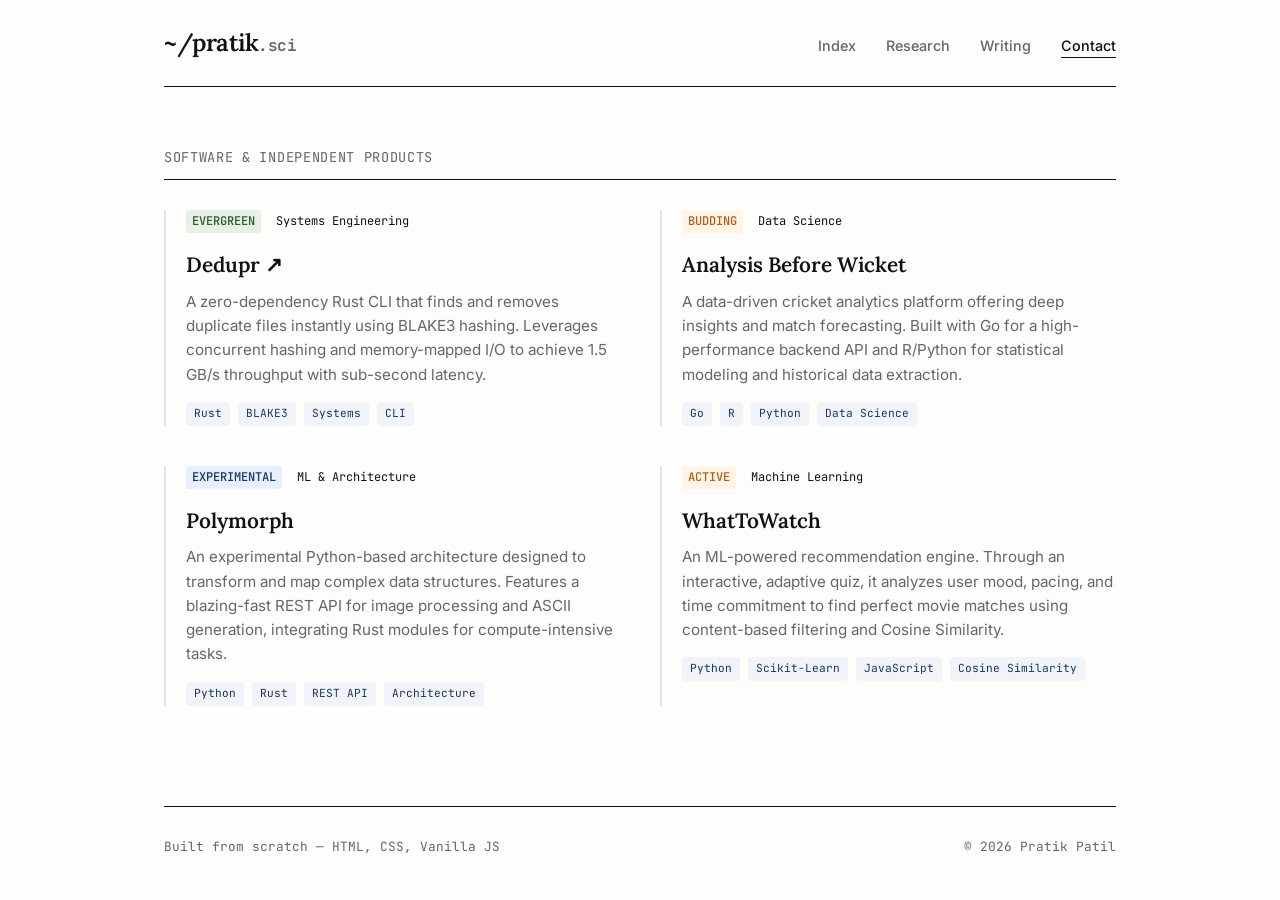
<file: projects.html>
<!DOCTYPE html>
<html lang="en">
<head>
    <meta charset="utf-8">
    <meta name="viewport" content="width=device-width, initial-scale=1">
    <title>Projects | Pratik Patil</title>
    <meta name="description" content="A complete index of software, experiments, and independent products by Pratik Patil.">
    
    <!-- Scientific Modernism Typography -->
    <link rel="preconnect" href="https://fonts.googleapis.com">
    <link rel="preconnect" href="https://fonts.gstatic.com" crossorigin>
    <link href="https://fonts.googleapis.com/css2?family=Inter:wght@400;500;600&family=Lora:ital,wght@0,400;0,500;0,600;1,400&family=JetBrains+Mono:wght@400;500&display=swap" rel="stylesheet">

    <link rel="stylesheet" href="style.css">
</head>
<body>

    <div class="wrap">
        <!-- HEADER -->
        <header class="site">
            <a href="index.html" class="brand">~/pratik<span>.sci</span></a>
            <nav class="primary">
                <a href="index.html">Index</a>
                <a href="research.html">Research</a>
                <a href="writing.html">Writing</a>
                <a href="contact.html" class="active">Contact</a>
            </nav>
        </header>

        <!-- MAIN CONTENT -->
        <main>
            <div class="section-header" style="margin-top: 0;">Software & Independent Products</div>
            
            <div class="garden-grid">
                
                <!-- Project 1: Dedupr -->
                <div class="note-card">
                    <div class="note-meta">
                        <span class="status status-evergreen">Evergreen</span>
                        <span>Systems Engineering</span>
                    </div>
                    <a href="dedupr.html" class="note-title">Dedupr ↗</a>
                    <p class="note-desc">
                        A zero-dependency Rust CLI that finds and removes duplicate files instantly using BLAKE3 hashing. Leverages concurrent hashing and memory-mapped I/O to achieve 1.5 GB/s throughput with sub-second latency.
                    </p>
                    <div class="tech-tags">
                        <span class="tech-tag">Rust</span>
                        <span class="tech-tag">BLAKE3</span>
                        <span class="tech-tag">Systems</span>
                        <span class="tech-tag">CLI</span>
                    </div>
                </div>

                <!-- Project 2: Analysis Before Wicket -->
                <div class="note-card">
                    <div class="note-meta">
                        <span class="status status-budding">Budding</span>
                        <span>Data Science</span>
                    </div>
                    <a href="#" class="note-title">Analysis Before Wicket</a>
                    <p class="note-desc">
                        A data-driven cricket analytics platform offering deep insights and match forecasting. Built with Go for a high-performance backend API and R/Python for statistical modeling and historical data extraction.
                    </p>
                    <div class="tech-tags">
                        <span class="tech-tag">Go</span>
                        <span class="tech-tag">R</span>
                        <span class="tech-tag">Python</span>
                        <span class="tech-tag">Data Science</span>
                    </div>
                </div>

                <!-- Project 3: Polymorph -->
                <div class="note-card">
                    <div class="note-meta">
                        <span class="status status-seedling">Experimental</span>
                        <span>ML & Architecture</span>
                    </div>
                    <a href="#" class="note-title">Polymorph</a>
                    <p class="note-desc">
                        An experimental Python-based architecture designed to transform and map complex data structures. Features a blazing-fast REST API for image processing and ASCII generation, integrating Rust modules for compute-intensive tasks.
                    </p>
                    <div class="tech-tags">
                        <span class="tech-tag">Python</span>
                        <span class="tech-tag">Rust</span>
                        <span class="tech-tag">REST API</span>
                        <span class="tech-tag">Architecture</span>
                    </div>
                </div>

                <!-- Project 4: WhatToWatch -->
                <div class="note-card">
                    <div class="note-meta">
                        <span class="status status-budding">Active</span>
                        <span>Machine Learning</span>
                    </div>
                    <a href="#" class="note-title">WhatToWatch</a>
                    <p class="note-desc">
                        An ML-powered recommendation engine. Through an interactive, adaptive quiz, it analyzes user mood, pacing, and time commitment to find perfect movie matches using content-based filtering and Cosine Similarity.
                    </p>
                    <div class="tech-tags">
                        <span class="tech-tag">Python</span>
                        <span class="tech-tag">Scikit-Learn</span>
                        <span class="tech-tag">JavaScript</span>
                        <span class="tech-tag">Cosine Similarity</span>
                    </div>
                </div>
            </div>
        </main>

        <!-- FOOTER -->
        <footer>
            <span>Built from scratch — HTML, CSS, Vanilla JS</span>
            <span>&copy; 2026 Pratik Patil</span>
        </footer>
    </div>

</body>
</html>
</file>
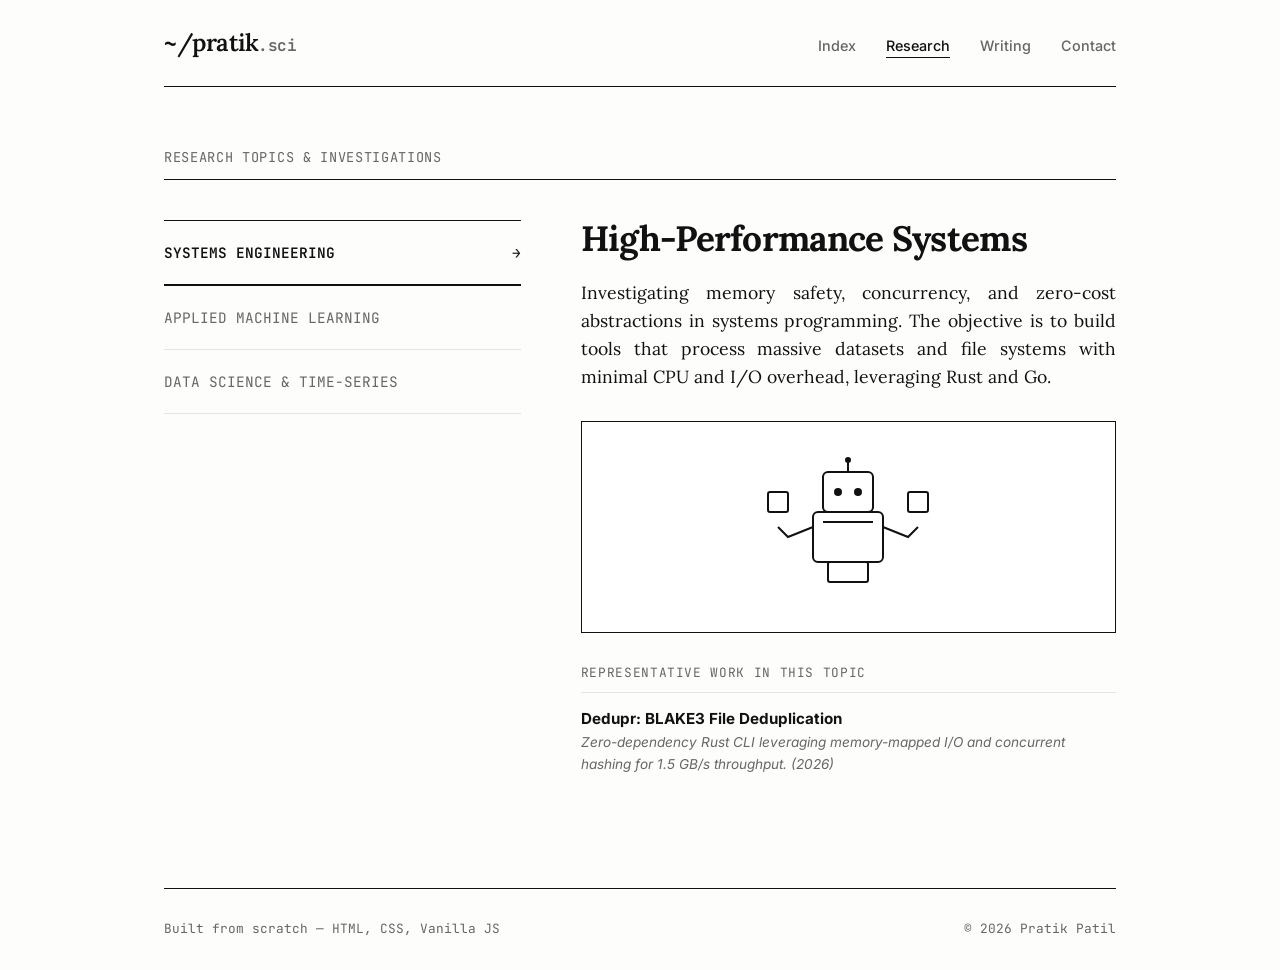
<file: research.html>
<!DOCTYPE html>
<html lang="en">
<head>
    <meta charset="utf-8">
    <meta name="viewport" content="width=device-width, initial-scale=1">
    <title>Research | Pratik Patil</title>
    <meta name="description" content="Research topics, investigations, and technical explorations by Pratik Patil.">
    
    <!-- Scientific Modernism Typography -->
    <link rel="preconnect" href="https://fonts.googleapis.com">
    <link rel="preconnect" href="https://fonts.gstatic.com" crossorigin>
    <link href="https://fonts.googleapis.com/css2?family=Inter:wght@400;500;600&family=Lora:ital,wght@0,400;0,500;0,600;1,400&family=JetBrains+Mono:wght@400;500&display=swap" rel="stylesheet">

    <!-- Link to External CSS -->
    <link rel="stylesheet" href="style.css">
</head>
<body>

    <div class="wrap">
        <!-- HEADER -->
        <header class="site">
            <a href="index.html" class="brand">~/pratik<span>.sci</span></a>
            <nav class="primary">
                <a href="index.html">Index</a>
                <a href="research.html" class="active">Research</a>
                <a href="writing.html">Writing</a>
                <a href="contactus.html">Contact</a>
            </nav>
        </header>

        <!-- MAIN CONTENT -->
        <main>
            <div class="section-header" style="margin-top: 0;">Research Topics & Investigations</div>
            
            <div class="research-layout">
                
                <!-- LEFT: NAVIGATION -->
                <div class="topic-list">
                    <div class="topic-item active" onclick="showTopic('systems')">
                        <span>Systems Engineering</span>
                        <span class="arrow">→</span>
                    </div>
                    <div class="topic-item" onclick="showTopic('ml')">
                        <span>Applied Machine Learning</span>
                        <span class="arrow">→</span>
                    </div>
                    <div class="topic-item" onclick="showTopic('datasci')">
                        <span>Data Science & Time-Series</span>
                        <span class="arrow">→</span>
                    </div>
                </div>

                <!-- RIGHT: CONTENT -->
                <div class="content-area">

                    <!-- TOPIC 1: SYSTEMS -->
                    <div id="systems" class="research-content active">
                        <h2 class="research-title">High-Performance Systems</h2>
                        <p class="research-abstract">
                            Investigating memory safety, concurrency, and zero-cost abstractions in systems programming. The objective is to build tools that process massive datasets and file systems with minimal CPU and I/O overhead, leveraging Rust and Go.
                        </p>
                        
                        <!-- Minimalist Line Art -->
                        <div class="diagram-box">
                            <svg width="200" height="150" viewBox="0 0 200 150" fill="none" stroke="#111" stroke-width="2">
                                <rect x="75" y="20" width="50" height="40" rx="5" />
                                <circle cx="90" cy="40" r="3" fill="#111"/>
                                <circle cx="110" cy="40" r="3" fill="#111"/>
                                <line x1="100" y1="20" x2="100" y2="10" />
                                <circle cx="100" cy="8" r="2" fill="#111"/>
                                <rect x="65" y="60" width="70" height="50" rx="5" />
                                <line x1="75" y1="70" x2="125" y2="70" />
                                <path d="M65 75 L40 85 L30 75" />
                                <path d="M135 75 L160 85 L170 75" />
                                <rect x="80" y="110" width="40" height="20" rx="2" />
                                <rect x="20" y="40" width="20" height="20" rx="2" />
                                <rect x="160" y="40" width="20" height="20" rx="2" />
                            </svg>
                        </div>

                        <div class="rep-work-title">Representative Work in this Topic</div>
                        <ul class="rep-work-list">
                            <li>
                                <strong>Dedupr: BLAKE3 File Deduplication</strong><br>
                                <span class="citation">Zero-dependency Rust CLI leveraging memory-mapped I/O and concurrent hashing for 1.5 GB/s throughput. (2026)</span>
                            </li>
                        </ul>
                    </div>

                    <!-- TOPIC 2: MACHINE LEARNING -->
                    <div id="ml" class="research-content">
                        <h2 class="research-title">Applied Machine Learning</h2>
                        <p class="research-abstract">
                            Exploring retrieval-augmented generation (RAG), transformer architectures, and AI agents. My focus is on reducing hallucination rates in domain-specific contexts and optimizing neural network inference for resource-constrained environments.
                        </p>
                        
                        <div class="diagram-box">
                            <svg width="200" height="150" viewBox="0 0 200 150" fill="none" stroke="#111" stroke-width="2">
                                <circle cx="30" cy="40" r="8" fill="#fff" />
                                <circle cx="30" cy="75" r="8" fill="#fff" />
                                <circle cx="30" cy="110" r="8" fill="#fff" />
                                <circle cx="100" cy="30" r="8" fill="#fff" />
                                <circle cx="100" cy="65" r="8" fill="#fff" />
                                <circle cx="100" cy="100" r="8" fill="#fff" />
                                <circle cx="100" cy="135" r="8" fill="#fff" />
                                <circle cx="170" cy="60" r="8" fill="#fff" />
                                <circle cx="170" cy="90" r="8" fill="#fff" />
                                <line x1="38" y1="40" x2="92" y2="30" />
                                <line x1="38" y1="40" x2="92" y2="65" />
                                <line x1="38" y1="75" x2="92" y2="65" />
                                <line x1="38" y1="75" x2="92" y2="100" />
                                <line x1="38" y1="110" x2="92" y2="100" />
                                <line x1="38" y1="110" x2="92" y2="135" />
                                <line x1="108" y1="30" x2="162" y2="60" />
                                <line x1="108" y1="65" x2="162" y2="60" />
                                <line x1="108" y1="65" x2="162" y2="90" />
                                <line x1="108" y1="100" x2="162" y2="90" />
                                <line x1="108" y1="135" x2="162" y2="90" />
                            </svg>
                        </div>

                        <div class="rep-work-title">Representative Work in this Topic</div>
                        <ul class="rep-work-list">
                            <li>
                                <strong>RAG Architectures & AI Agents</strong><br>
                                <span class="citation">Investigating vector database latency and context window optimization for Python-based LLM pipelines. (2026)</span>
                            </li>
                            <li>
                                <strong>Neural Network Optimization</strong><br>
                                <span class="citation">Experimenting with PyTorch quantization and pruning for edge device inference. (2025)</span>
                            </li>
                        </ul>
                    </div>

                    <!-- TOPIC 3: DATA SCIENCE -->
                    <div id="datasci" class="research-content">
                        <h2 class="research-title">Data Science & Time-Series</h2>
                        <p class="research-abstract">
                            Applying statistical modeling and predictive analytics to sports and finance. This involves handling sparse, high-variance datasets, feature engineering, and building robust forecasting models using R and Python.
                        </p>
                        
                        <div class="diagram-box">
                            <svg width="200" height="150" viewBox="0 0 200 150" fill="none" stroke="#111" stroke-width="2">
                                <line x1="20" y1="130" x2="180" y2="130" />
                                <line x1="20" y1="130" x2="20" y2="20" />
                                <path d="M20 110 L50 90 L80 100 L110 60 L140 70 L180 30" stroke-width="3" />
                                <circle cx="50" cy="90" r="3" fill="#111" />
                                <circle cx="80" cy="100" r="3" fill="#111" />
                                <circle cx="110" cy="60" r="3" fill="#111" />
                                <circle cx="140" cy="70" r="3" fill="#111" />
                                <rect x="60" y="115" width="15" height="15" fill="#111" />
                                <rect x="90" y="105" width="15" height="25" fill="#111" />
                                <rect x="120" y="95" width="15" height="35" fill="#111" />
                            </svg>
                        </div>

                        <div class="rep-work-title">Representative Work in this Topic</div>
                        <ul class="rep-work-list">
                            <li>
                                <strong>Analysis Before Wicket</strong><br>
                                <span class="citation">Cricket analytics platform using R for statistical modeling and Go for the backend API. (2026)</span>
                            </li>
                        </ul>
                    </div>

                </div>
            </div>
        </main>

        <!-- FOOTER -->
        <footer>
            <span>Built from scratch — HTML, CSS, Vanilla JS</span>
            <span>&copy; 2026 Pratik Patil</span>
        </footer>
    </div>

    <!-- Javascript for the Tab Switching -->
    <script>
        function showTopic(topicId) {
            const items = document.querySelectorAll('.topic-item');
            items.forEach(item => item.classList.remove('active'));

            const contents = document.querySelectorAll('.research-content');
            contents.forEach(content => content.classList.remove('active'));

            const clickedItem = Array.from(items).find(item => item.getAttribute('onclick').includes(topicId));
            if (clickedItem) clickedItem.classList.add('active');

            const targetContent = document.getElementById(topicId);
            if (targetContent) targetContent.classList.add('active');
        }
    </script>
</body>
</html>
</file>
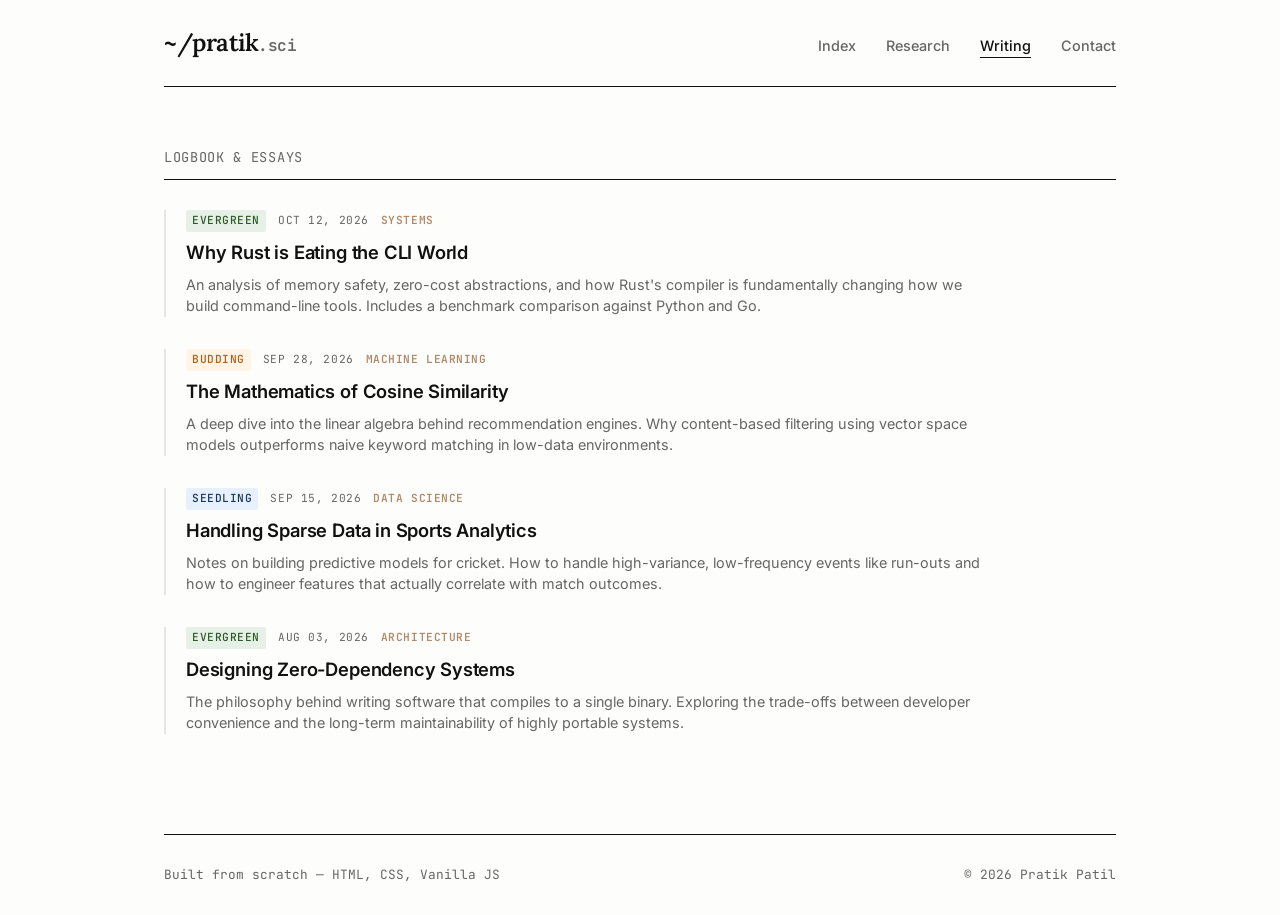
<file: writing.html>
<!DOCTYPE html>
<html lang="en">
<head>
    <meta charset="utf-8">
    <meta name="viewport" content="width=device-width, initial-scale=1">
    <title>Writing | Pratik Patil</title>
    <link rel="preconnect" href="https://fonts.googleapis.com">
    <link rel="preconnect" href="https://fonts.gstatic.com" crossorigin>
    <link href="https://fonts.googleapis.com/css2?family=Inter:wght@400;500;600&family=Lora:ital,wght@0,400;0,500;0,600;1,400&family=JetBrains+Mono:wght@400;500&display=swap" rel="stylesheet">
    <link rel="stylesheet" href="style.css">
</head>
<body>
    <div class="wrap">
        <header class="site">
            <a href="index.html" class="brand">~/pratik<span>.sci</span></a>
            <nav class="primary">
                <a href="index.html">Index</a>
                <a href="research.html">Research</a>
                <a href="writing.html" class="active">Writing</a>
                <a href="contactus.html">Contact</a>
            </nav>
        </header>

        <main>
            <div class="section-header" style="margin-top: 0;">Logbook & Essays</div>
            
            <div class="writing-list">
                
                <!-- Article 1 -->
                <article class="article-item">
                    <div class="article-meta">
                        <span class="status status-evergreen">Evergreen</span>
                        <span class="article-date">Oct 12, 2026</span>
                        <span class="article-tag">Systems</span>
                    </div>
                    <a href="#" class="article-title">Why Rust is Eating the CLI World</a>
                    <p class="article-abstract">
                        An analysis of memory safety, zero-cost abstractions, and how Rust's compiler is fundamentally changing how we build command-line tools. Includes a benchmark comparison against Python and Go.
                    </p>
                </article>

                <!-- Article 2 -->
                <article class="article-item">
                    <div class="article-meta">
                        <span class="status status-budding">Budding</span>
                        <span class="article-date">Sep 28, 2026</span>
                        <span class="article-tag">Machine Learning</span>
                    </div>
                    <a href="#" class="article-title">The Mathematics of Cosine Similarity</a>
                    <p class="article-abstract">
                        A deep dive into the linear algebra behind recommendation engines. Why content-based filtering using vector space models outperforms naive keyword matching in low-data environments.
                    </p>
                </article>

                <!-- Article 3 -->
                <article class="article-item">
                    <div class="article-meta">
                        <span class="status status-seedling">Seedling</span>
                        <span class="article-date">Sep 15, 2026</span>
                        <span class="article-tag">Data Science</span>
                    </div>
                    <a href="#" class="article-title">Handling Sparse Data in Sports Analytics</a>
                    <p class="article-abstract">
                        Notes on building predictive models for cricket. How to handle high-variance, low-frequency events like run-outs and how to engineer features that actually correlate with match outcomes.
                    </p>
                </article>

                <!-- Article 4 -->
                <article class="article-item">
                    <div class="article-meta">
                        <span class="status status-evergreen">Evergreen</span>
                        <span class="article-date">Aug 03, 2026</span>
                        <span class="article-tag">Architecture</span>
                    </div>
                    <a href="#" class="article-title">Designing Zero-Dependency Systems</a>
                    <p class="article-abstract">
                        The philosophy behind writing software that compiles to a single binary. Exploring the trade-offs between developer convenience and the long-term maintainability of highly portable systems.
                    </p>
                </article>

            </div>
        </main>

        <footer>
            <span>Built from scratch — HTML, CSS, Vanilla JS</span>
            <span>&copy; 2026 Pratik Patil</span>
        </footer>
    </div>
</body>
</html>
</file>
<file: style.css>
/* =========================================
   1. VARIABLES & GLOBAL RESET
   ========================================= */
@import url('https://fonts.googleapis.com/css2?family=Inter:wght@400;500;600&family=Lora:ital,wght@0,400;0,500;0,600;1,400&family=JetBrains+Mono:wght@400;500&display=swap');

:root {
    /* Paper & Ink Palette */
    --bg-paper: #fdfdfc;
    --text-ink: #111111;
    --text-muted: #666666;
    --border-light: #e5e5e5;
    --border-dark: #111111;
    
    /* Accents */
    --accent-cobalt: #1a365d;
    --accent-gold: #b08968;
    --accent-green: #2d5a27;
    
    /* Typography */
    --font-serif: 'Lora', Georgia, serif;
    --font-sans: 'Inter', -apple-system, sans-serif;
    --font-mono: 'JetBrains Mono', 'Courier New', monospace;
}

* {
    margin: 0;
    padding: 0;
    box-sizing: border-box;
}

body {
    background-color: var(--bg-paper);
    color: var(--text-ink);
    font-family: var(--font-sans);
    line-height: 1.6;
    -webkit-font-smoothing: antialiased;
    overflow-x: hidden;
}

a {
    color: var(--accent-cobalt);
    text-decoration: none;
    transition: all 0.2s ease;
}

a:hover {
    text-decoration: underline;
    text-underline-offset: 4px;
}

/* Utility Layout */
.wrap {
    max-width: 1000px;
    margin: 0 auto;
    padding: 0 24px;
}

/* =========================================
   2. HEADER, NAVIGATION & FOOTER
   ========================================= */
header.site {
    border-bottom: 1px solid var(--border-dark);
    padding: 24px 0;
    display: flex;
    justify-content: space-between;
    align-items: baseline;
    margin-bottom: 60px;
}

.brand {
    font-family: var(--font-serif);
    font-size: 1.5rem;
    font-weight: 600;
    color: var(--text-ink);
    letter-spacing: -0.02em;
    text-decoration: none;
}

.brand span {
    font-family: var(--font-mono);
    font-size: 1rem;
    color: var(--text-muted);
}

nav.primary {
    display: flex;
    gap: 30px;
    font-size: 0.9rem;
    font-weight: 500;
}

nav.primary a {
    color: var(--text-muted);
    text-decoration: none;
}

nav.primary a:hover, nav.primary a.active {
    color: var(--text-ink);
    border-bottom: 1px solid var(--text-ink);
}

footer {
    border-top: 1px solid var(--border-dark);
    margin-top: 100px;
    padding: 30px 0;
    font-family: var(--font-mono);
    font-size: 0.8rem;
    color: var(--text-muted);
    display: flex;
    justify-content: space-between;
}

/* Shared Elements */
.section-header {
    font-family: var(--font-mono);
    font-size: 0.85rem;
    text-transform: uppercase;
    letter-spacing: 0.05em;
    color: var(--text-muted);
    border-bottom: 1px solid var(--border-dark);
    padding-bottom: 10px;
    margin-bottom: 30px;
    margin-top: 80px;
}

/* =========================================
   3. HOMEPAGE (index.html) COMPONENTS
   ========================================= */
/* Hero Grid */
.hero-grid {
    display: grid;
    grid-template-columns: 1fr 1.2fr;
    gap: 60px;
    margin-bottom: 80px;
    align-items: start;
}

.hero-left h1 {
    font-family: var(--font-serif);
    font-size: 3.5rem;
    line-height: 1.05;
    font-weight: 500;
    letter-spacing: -0.03em;
    margin-bottom: 20px;
}

.hero-left .role {
    font-family: var(--font-mono);
    font-size: 0.9rem;
    color: var(--text-muted);
    text-transform: uppercase;
    letter-spacing: 0.05em;
    margin-bottom: 30px;
    line-height: 1.6;
}

.hero-left p {
    font-family: var(--font-serif);
    font-size: 1.1rem;
    color: var(--text-ink);
    margin-bottom: 30px;
    text-align: justify;
}

.btn-cv {
    display: inline-block;
    font-family: var(--font-mono);
    font-size: 0.85rem;
    padding: 10px 20px;
    border: 1px solid var(--border-dark);
    color: var(--text-ink);
    background: transparent;
    text-decoration: none;
    transition: all 0.2s;
}

.btn-cv:hover {
    background: var(--text-ink);
    color: var(--bg-paper);
    text-decoration: none;
}

/* Knowledge Graph */
.graph-container {
    width: 100%;
    height: 400px;
    border: 1px solid var(--border-light);
    background: #ffffff;
    position: relative;
    overflow: hidden;
    border-radius: 4px;
    box-shadow: 0 4px 20px rgba(0,0,0,0.02);
}

.graph-label {
    position: absolute;
    top: 15px;
    left: 15px;
    font-family: var(--font-mono);
    font-size: 0.7rem;
    color: var(--text-muted);
    text-transform: uppercase;
    pointer-events: none;
    z-index: 10;
}

canvas {
    display: block;
    width: 100%;
    height: 100%;
    cursor: crosshair;
}

/* Digital Garden Grid */
.garden-grid {
    display: grid;
    grid-template-columns: 1fr 1fr;
    gap: 40px;
}

.note-card {
    border-left: 2px solid var(--border-light);
    padding-left: 20px;
    transition: border-color 0.3s;
}

.note-card:hover {
    border-left-color: var(--accent-cobalt);
}

.note-title {
    font-family: var(--font-serif);
    font-size: 1.3rem;
    font-weight: 600;
    margin-bottom: 8px;
    color: var(--text-ink);
    display: block;
}

.note-meta {
    display: flex;
    gap: 15px;
    font-family: var(--font-mono);
    font-size: 0.75rem;
    margin-bottom: 15px;
    align-items: center;
}

.status {
    padding: 2px 6px;
    border-radius: 2px;
    text-transform: uppercase;
    font-weight: 500;
}

.status-evergreen { background: #e6f0e6; color: var(--accent-green); }
.status-budding { background: #fff4e6; color: #b35e14; }
.status-seedling { background: #e6f0ff; color: var(--accent-cobalt); }

.note-desc {
    font-size: 0.95rem;
    color: var(--text-muted);
    margin-bottom: 15px;
}

.tech-tags {
    display: flex;
    flex-wrap: wrap;
    gap: 8px;
}

.tech-tag {
    font-family: var(--font-mono);
    font-size: 0.7rem;
    color: var(--accent-cobalt);
    background: #f0f4f8;
    padding: 3px 8px;
    border-radius: 4px;
}

/* =========================================
   4. RESEARCH PAGE (research.html) COMPONENTS
   ========================================= */
.research-layout {
    display: grid;
    grid-template-columns: 1fr 1.5fr;
    gap: 60px;
    margin-top: 40px;
    min-height: 500px;
}

.topic-list {
    display: flex;
    flex-direction: column;
    border-top: 1px solid var(--border-dark);
}

.topic-item {
    padding: 20px 0;
    border-bottom: 1px solid var(--border-light);
    font-family: var(--font-mono);
    font-size: 0.9rem;
    color: var(--text-muted);
    cursor: pointer;
    text-transform: uppercase;
    transition: all 0.2s;
    display: flex;
    justify-content: space-between;
    align-items: center;
}

.topic-item:hover {
    color: var(--text-ink);
    padding-left: 10px;
}

.topic-item.active {
    color: var(--text-ink);
    font-weight: 600;
    border-bottom: 2px solid var(--text-ink);
}

.topic-item .arrow {
    opacity: 0;
    transition: opacity 0.2s;
}

.topic-item.active .arrow, .topic-item:hover .arrow {
    opacity: 1;
}

.research-content {
    display: none;
}

.research-content.active {
    display: block;
    animation: fadeIn 0.4s ease-in-out;
}

@keyframes fadeIn {
    from { opacity: 0; transform: translateY(5px); }
    to { opacity: 1; transform: translateY(0); }
}

.research-title {
    font-family: var(--font-serif);
    font-size: 2.2rem;
    line-height: 1.1;
    margin-bottom: 20px;
    letter-spacing: -0.02em;
}

.research-abstract {
    font-family: var(--font-serif);
    font-size: 1.1rem;
    color: var(--text-ink);
    margin-bottom: 30px;
    text-align: justify;
}

.diagram-box {
    border: 1px solid var(--border-dark);
    padding: 30px;
    background: #ffffff;
    margin-bottom: 30px;
    display: flex;
    justify-content: center;
    align-items: center;
    min-height: 200px;
}

.diagram-box svg {
    max-width: 100%;
    height: auto;
}

.rep-work-title {
    font-family: var(--font-mono);
    font-size: 0.8rem;
    text-transform: uppercase;
    letter-spacing: 0.05em;
    color: var(--text-muted);
    border-bottom: 1px solid var(--border-light);
    padding-bottom: 8px;
    margin-bottom: 15px;
}

.rep-work-list {
    list-style: none;
    font-family: var(--font-sans);
    font-size: 0.95rem;
}

.rep-work-list li {
    margin-bottom: 12px;
    line-height: 1.5;
}

.rep-work-list a {
    color: var(--accent-cobalt);
    font-weight: 500;
}

.rep-work-list .citation {
    color: var(--text-muted);
    font-size: 0.85rem;
    font-style: italic;
}

/* =========================================
   5. WRITING PAGE (writing.html) COMPONENTS
   ========================================= */
/* =========================================
   5. WRITING PAGE (writing.html) COMPONENTS
   ========================================= */
.writing-list {
    display: flex;
    flex-direction: column;
    gap: 32px; /* Tighter gap */
    margin-bottom: 80px;
}

.article-item {
    border-left: 2px solid var(--border-light);
    padding-left: 20px;
    transition: border-color 0.3s;
}

.article-item:hover {
    border-left-color: var(--accent-cobalt);
}

.article-meta {
    display: flex;
    gap: 12px;
    font-family: var(--font-mono);
    font-size: 0.7rem; /* Smaller meta text */
    margin-bottom: 8px;
    align-items: center;
    text-transform: uppercase;
    letter-spacing: 0.05em;
}

.article-date { 
    color: var(--text-muted); 
}

.article-tag { 
    color: var(--accent-gold); 
    font-weight: 600; 
}

.article-title {
    font-family: var(--font-sans) !important; /* Switched to Sans-Serif for a cleaner look */
    font-size: 1.15rem !important; /* Much smaller, sharper */
    font-weight: 600 !important;
    color: var(--text-ink) !important;
    display: block;
    margin-bottom: 8px;
    text-decoration: none !important;
    line-height: 1.4;
    letter-spacing: -0.01em;
}

.article-title:hover {
    color: var(--accent-cobalt) !important;
}

.article-abstract {
    font-family: var(--font-sans);
    font-size: 0.9rem; /* Smaller body text */
    color: var(--text-muted);
    text-align: left; /* Left-aligned instead of justified for a technical feel */
    line-height: 1.5;
    max-width: 800px;
}

/* =========================================
   6. CONTACT PAGE (contact.html) COMPONENTS
   ========================================= */
.contact-layout {
    display: grid;
    grid-template-columns: 1fr 1.5fr;
    gap: 60px;
    margin-top: 40px;
}

.contact-info {
    font-family: var(--font-serif);
    font-size: 1.1rem;
    color: var(--text-ink);
    line-height: 1.6;
}

.contact-links {
    display: flex;
    gap: 20px;
    font-family: var(--font-mono);
    font-size: 0.9rem;
}

.contact-form-container {
    background: #ffffff;
    padding: 40px;
    border: 1px solid var(--border-dark);
    box-shadow: 0 4px 20px rgba(0,0,0,0.02);
}

.sci-form {
    display: flex;
    flex-direction: column;
    gap: 24px;
}

.form-group {
    display: flex;
    flex-direction: column;
    gap: 8px;
}

.form-group label {
    font-family: var(--font-mono);
    font-size: 0.8rem;
    color: var(--text-muted);
    text-transform: uppercase;
    letter-spacing: 0.05em;
}

.form-group input,
.form-group textarea {
    width: 100%;
    padding: 12px;
    background: var(--bg-paper);
    border: 1px solid var(--border-light);
    font-family: var(--font-sans);
    font-size: 1rem;
    color: var(--text-ink);
    transition: border-color 0.2s;
}

.form-group input:focus,
.form-group textarea:focus {
    outline: none;
    border-color: var(--accent-cobalt);
}

.btn-submit {
    align-self: flex-start;
    font-family: var(--font-mono);
    font-size: 0.9rem;
    padding: 12px 24px;
    background: transparent;
    color: var(--text-ink);
    border: 1px solid var(--border-dark);
    cursor: pointer;
    transition: all 0.2s;
    text-transform: uppercase;
    letter-spacing: 0.05em;
}

.btn-submit:hover {
    background: var(--text-ink);
    color: var(--bg-paper);
}

/* =========================================
   7. PROJECT CASE STUDY (dedupr.html) COMPONENTS
   ========================================= */
.case-study-layout {
    display: grid;
    grid-template-columns: 250px 1fr;
    gap: 60px;
    margin-top: 40px;
}

.project-sidebar {
    position: sticky;
    top: 40px;
    align-self: start;
}

.back-link {
    font-family: var(--font-mono);
    font-size: 0.8rem;
    color: var(--text-muted);
    margin-bottom: 20px;
    display: inline-block;
}

.project-title {
    font-family: var(--font-serif);
    font-size: 2.5rem;
    margin-bottom: 20px;
    line-height: 1.1;
    letter-spacing: -0.02em;
}

.meta-list {
    border-top: 1px solid var(--border-dark);
    margin-bottom: 30px;
}

.meta-item {
    display: flex;
    justify-content: space-between;
    padding: 12px 0;
    border-bottom: 1px solid var(--border-light);
    font-family: var(--font-mono);
    font-size: 0.85rem;
}

.meta-label { color: var(--text-muted); }
.meta-value { color: var(--text-ink); font-weight: 600; }

.project-content h2 {
    font-family: var(--font-mono);
    font-size: 0.85rem;
    text-transform: uppercase;
    letter-spacing: 0.05em;
    color: var(--text-muted);
    border-bottom: 1px solid var(--border-dark);
    padding-bottom: 10px;
    margin-bottom: 20px;
    margin-top: 50px;
}

.project-content h2:first-child { margin-top: 0; }

.project-content p {
    font-family: var(--font-serif);
    font-size: 1.1rem;
    color: var(--text-ink);
    margin-bottom: 20px;
    text-align: justify;
    line-height: 1.7;
}

.code-block {
    background: #ffffff;
    border: 1px solid var(--border-light);
    border-radius: 4px;
    padding: 20px;
    overflow-x: auto;
    font-family: var(--font-mono);
    font-size: 0.85rem;
    line-height: 1.6;
    color: #333;
    box-shadow: 0 2px 10px rgba(0,0,0,0.02);
}

.code-block pre { margin: 0; }

.arch-item {
    margin-bottom: 24px;
}

.arch-item h3 {
    font-family: var(--font-sans);
    font-size: 1.05rem;
    margin-bottom: 8px;
    color: var(--text-ink);
}

.arch-item p {
    font-size: 0.95rem;
    color: var(--text-muted);
    margin-bottom: 0;
    font-family: var(--font-sans);
    text-align: left;
}

/* =========================================
   8. RESPONSIVE / MOBILE
   ========================================= */
@media (max-width: 850px) {
    .hero-grid { grid-template-columns: 1fr; }
    .garden-grid { grid-template-columns: 1fr; }
    .hero-left h1 { font-size: 2.5rem; }
    header.site { flex-direction: column; gap: 15px; }
    
    .research-layout { grid-template-columns: 1fr; }
    .contact-layout { grid-template-columns: 1fr; gap: 40px; }
    
    .case-study-layout { grid-template-columns: 1fr; gap: 40px; }
    .project-sidebar { position: static; }
}
</file>
